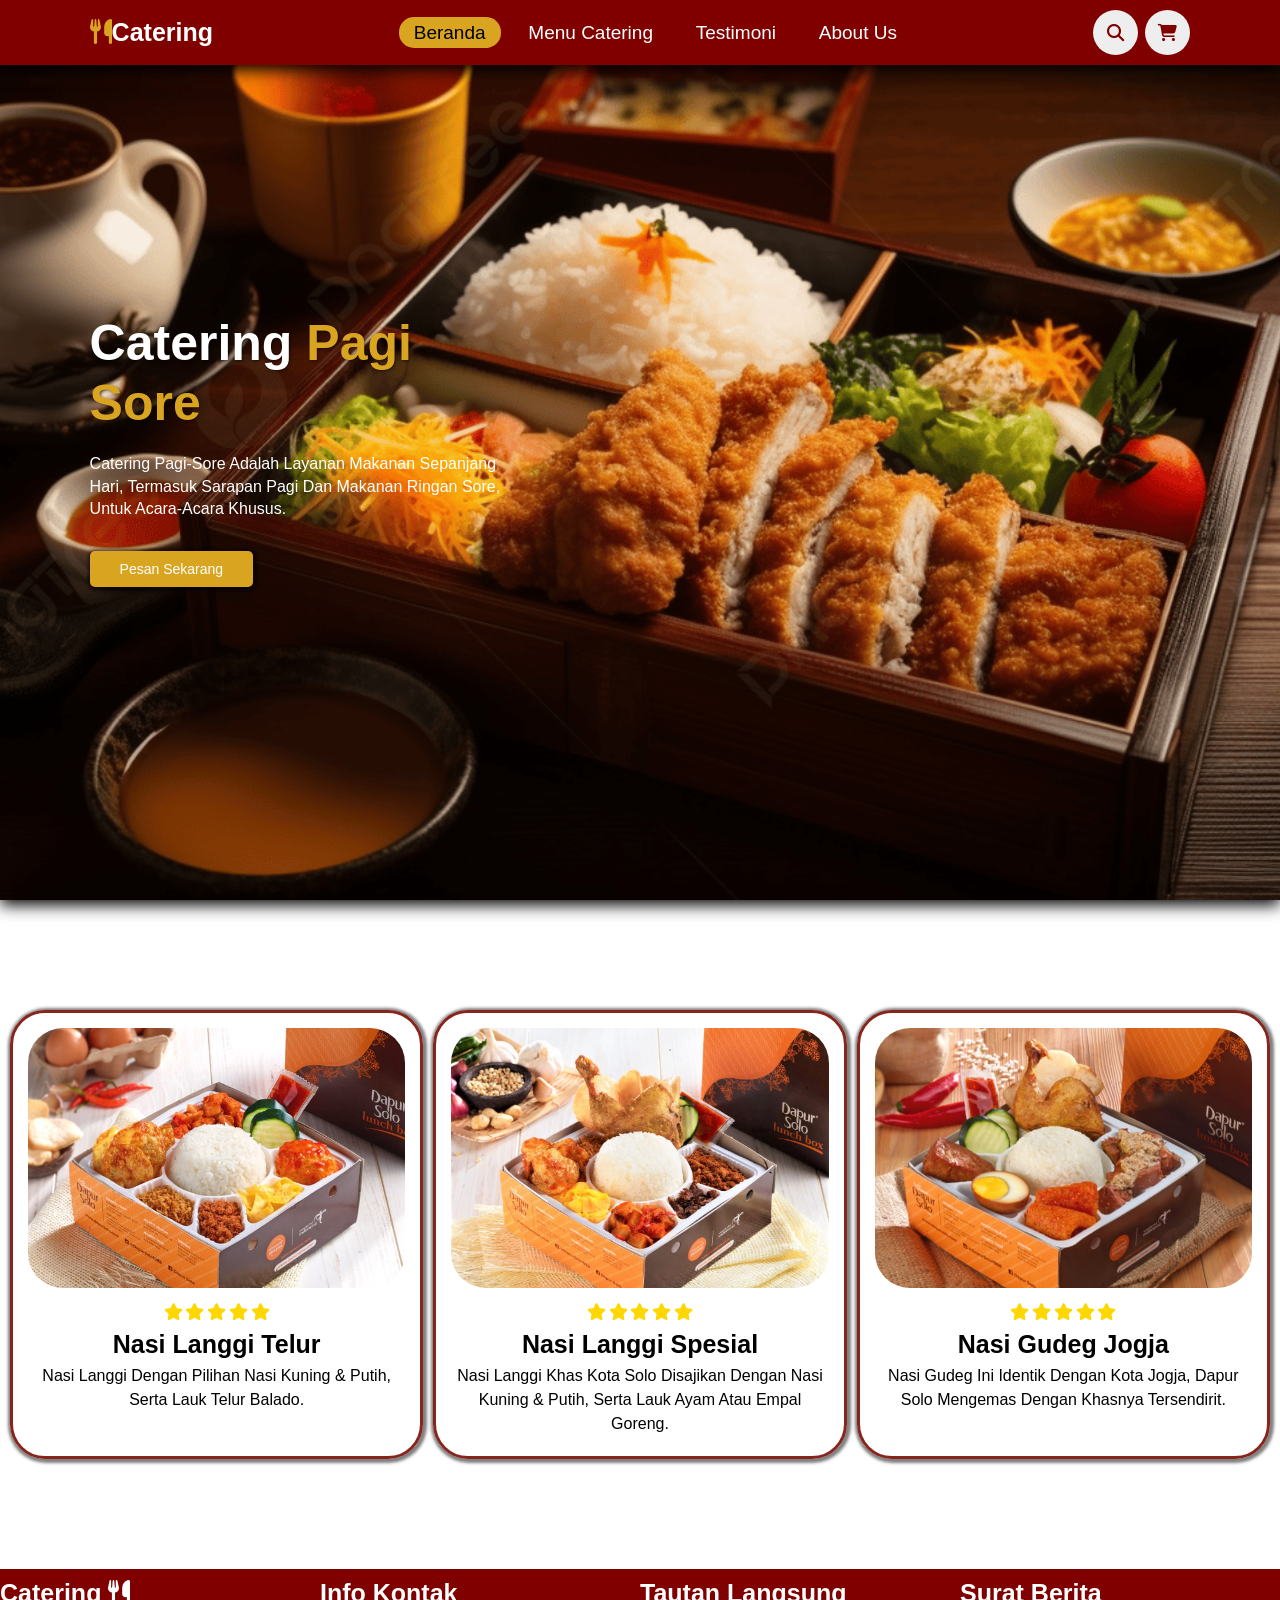
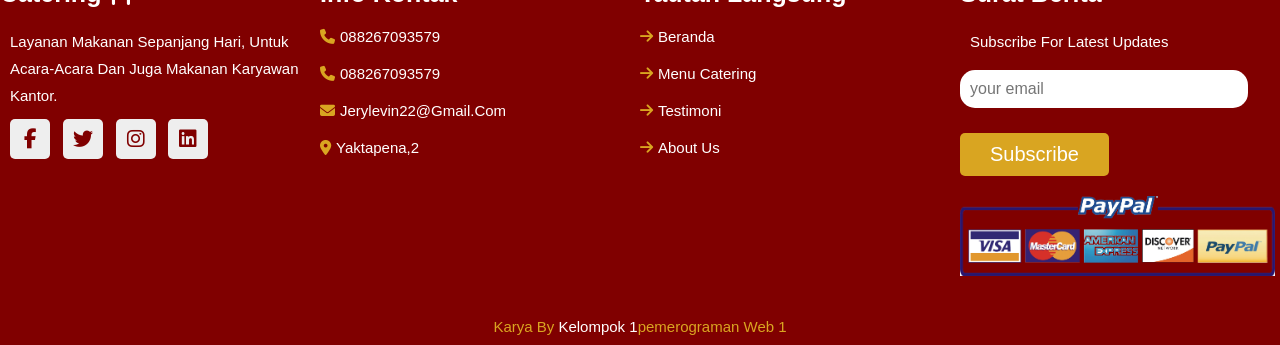
<file: index.html>
<!DOCTYPE html>
<html lang="en">
  <head>
    <meta charset="UTF-8" />
    <meta name="viewport" content="width=device-width, initial-scale=1.0" />
    <title>catering pagi sore</title>
    <!-- CNDJS-->
    <link rel="stylesheet" href="https://cdnjs.cloudflare.com/ajax/libs/font-awesome/6.4.2/css/all.min.css" />
    <!-- style css-->
    <link rel="stylesheet" href="beranda.css" />
    <link rel="icon" href="img/logo.png" />
  </head>
  <body>
    <!-- navbar-->

    <header>
      <a href="#" class="logo"><i class="fa fa-cutlery"></i>Catering</a>

      <nav class="navbar">
        <a class="active" href="#home">Beranda</a>
        <a href="./menu catering/menu.html">Menu catering</a>
        <a href="./testimoni/testimoni.html">Testimoni</a>
        <a href="./about us/about.html">About us</a>
      </nav>
      <div class="icons">
        <i class="fas fa-bars" id="menu-bars"></i>
        <i class="fas fa-search" id="search-icon"></i>
        <a class="fas fa-shopping-cart" id="cart-btn"></a>
      </div>

      <form action="" class="search-form">
        <input type="search" id="search-box" placeholder="search here..." />
        <label for="search-box" class="fas fa-search"></label>
      </form>

      <div class="shopping-cart">
        <div class="box">
          <i class="fas fa-trash"></i>
          <img src="img/06png.png" alt="" />
          <div class="content">
            <h3>Nasi Ayam Bakar</h3>
            <span class="price">RP 30.000/-</span>
            <span class="quantity">jumlah: 1</span>
          </div>
        </div>

        <div class="box">
          <i class="fas fa-trash"></i>
          <img src="img/07png.png" alt="" />
          <div class="content">
            <h3>Nasi Ayam Rendang</h3>
            <span class="price">RP 40.000/-</span>
            <span class="quantity">jumlah: 1</span>
          </div>
        </div>

        <div class="box">
          <i class="fas fa-trash"></i>
          <img src="img/08png.png" alt="" />
          <div class="content">
            <h3>Nasi Ayam Gulai</h3>
            <span class="price">RP 35.000/-</span>
            <span class="quantity">jumlah: 1</span>
          </div>
        </div>

        <div class="total">total : Rp 105.000</div>
        <a href="" class="btn">pesan sekarang</a>
      </div>
    </header>
    <!-- akhir navbar-->

    <!--section-->
    <section class="hero" id="home">
      <main class="content">
        <h1>Catering <span>Pagi Sore</span></h1>
        <p>Catering pagi-sore adalah layanan makanan sepanjang hari, termasuk sarapan pagi dan makanan ringan sore, untuk acara-acara khusus.</p>
        <a href="./menu catering/menu.html" class="btnn">Pesan Sekarang</a>
      </main>
    </section>
    <!--akhir section-->
    <br />
    <br />
    <br />
    <br />
    <br />
    <br />
    <br />
    <br />
    <br />
    <br />
    <!-- menu -->
    <section class="menu" id="menu">
      <div class="box-container">
        <div class="box">
          <div class="image">
            <img src="img/bs1.jpg" alt="" />
          </div>
          <div class="content">
            <div class="stars">
              <i class="fas fa-star"></i>
              <i class="fas fa-star"></i>
              <i class="fas fa-star"></i>
              <i class="fas fa-star"></i>
              <i class="fas fa-star"></i>
            </div>
            <h3>Nasi Langgi Telur</h3>
            <p>Nasi Langgi Dengan Pilihan Nasi Kuning & Putih, Serta Lauk Telur Balado.</p>
          </div>
        </div>

        <div class="box">
          <div class="image">
            <img src="img/bs2.jpg" alt="" />
          </div>
          <div class="content">
            <div class="stars">
              <i class="fas fa-star"></i>
              <i class="fas fa-star"></i>
              <i class="fas fa-star"></i>
              <i class="fas fa-star"></i>
              <i class="fas fa-star"></i>
            </div>
            <h3>Nasi Langgi Spesial</h3>
            <p>Nasi Langgi Khas Kota Solo Disajikan Dengan Nasi Kuning & Putih, Serta Lauk Ayam Atau Empal Goreng.</p>
          </div>
        </div>

        <div class="box">
          <div class="image">
            <img src="img/bs4.jpg" alt="" />
          </div>
          <div class="content">
            <div class="stars">
              <i class="fas fa-star"></i>
              <i class="fas fa-star"></i>
              <i class="fas fa-star"></i>
              <i class="fas fa-star"></i>
              <i class="fas fa-star"></i>
            </div>
            <h3>Nasi Gudeg Jogja</h3>
            <p>Nasi Gudeg Ini Identik Dengan Kota Jogja, Dapur Solo Mengemas Dengan Khasnya Tersendirit.</p>
          </div>
        </div>
      </div>
    </section>
    <!--akhir menu-->

    <!--footer section-->
    <br />
    <br />
    <br />
    <br />
    <br />
    <br />
    <br />
    <br />
    <br />
    <br />
    <section class="footer">
      <div class="box-container">
        <div class="box">
          <h3>Catering <i class="fa fa-cutlery"></i></h3>
          <p>layanan makanan sepanjang hari, untuk acara-acara dan juga makanan karyawan kantor.</p>
          <div class="share">
            <a href="#" class="fab fa-facebook-f"></a>
            <a href="#" class="fab fa-twitter"></a>
            <a href="#" class="fab fa-instagram"></a>
            <a href="#" class="fab fa-linkedin"></a>
          </div>
        </div>

        <div class="box">
          <h3>Info Kontak</h3>
          <a href="#" class="links"><i class="fas fa-phone"></i>088267093579</a>
          <a href="#" class="links"><i class="fas fa-phone"></i>088267093579</a>
          <a href="#" class="links"><i class="fas fa-envelope"></i>jerylevin22@gmail.com</a>
          <a href="#" class="links"><i class="fas fa-map-marker-alt"></i>Yaktapena,2</a>
        </div>

        <div class="box">
          <h3>Tautan Langsung</h3>
          <a href="#" class="links"><i class="fas fa-arrow-right"></i>Beranda</a>
          <a href="./menu catering/menu.html" class="links"><i class="fas fa-arrow-right"></i>Menu catering</a>
          <a href="./testimoni/testimoni.html" class="links"><i class="fas fa-arrow-right"></i>Testimoni</a>
          <a href="./about us/about.html" class="links"><i class="fas fa-arrow-right"></i>About Us</a>
        </div>
        <div class="box">
          <h3>Surat Berita</h3>
          <p>subscribe for latest updates</p>
          <input type="email" placeholder="your email" class="email" />
          <input type="submit" value="subscribe" class="btnt" />
          <img src="img/paymen.png" class="payment-img" />
        </div>
      </div>
      <div class="credit">karya by <span>kelompok 1</span>pemerograman web 1</div>
    </section>

    <!--akhir footer section-->

    <!-- style js-->
    <script src="beranda.js"></script>
  </body>
</html>
</file>
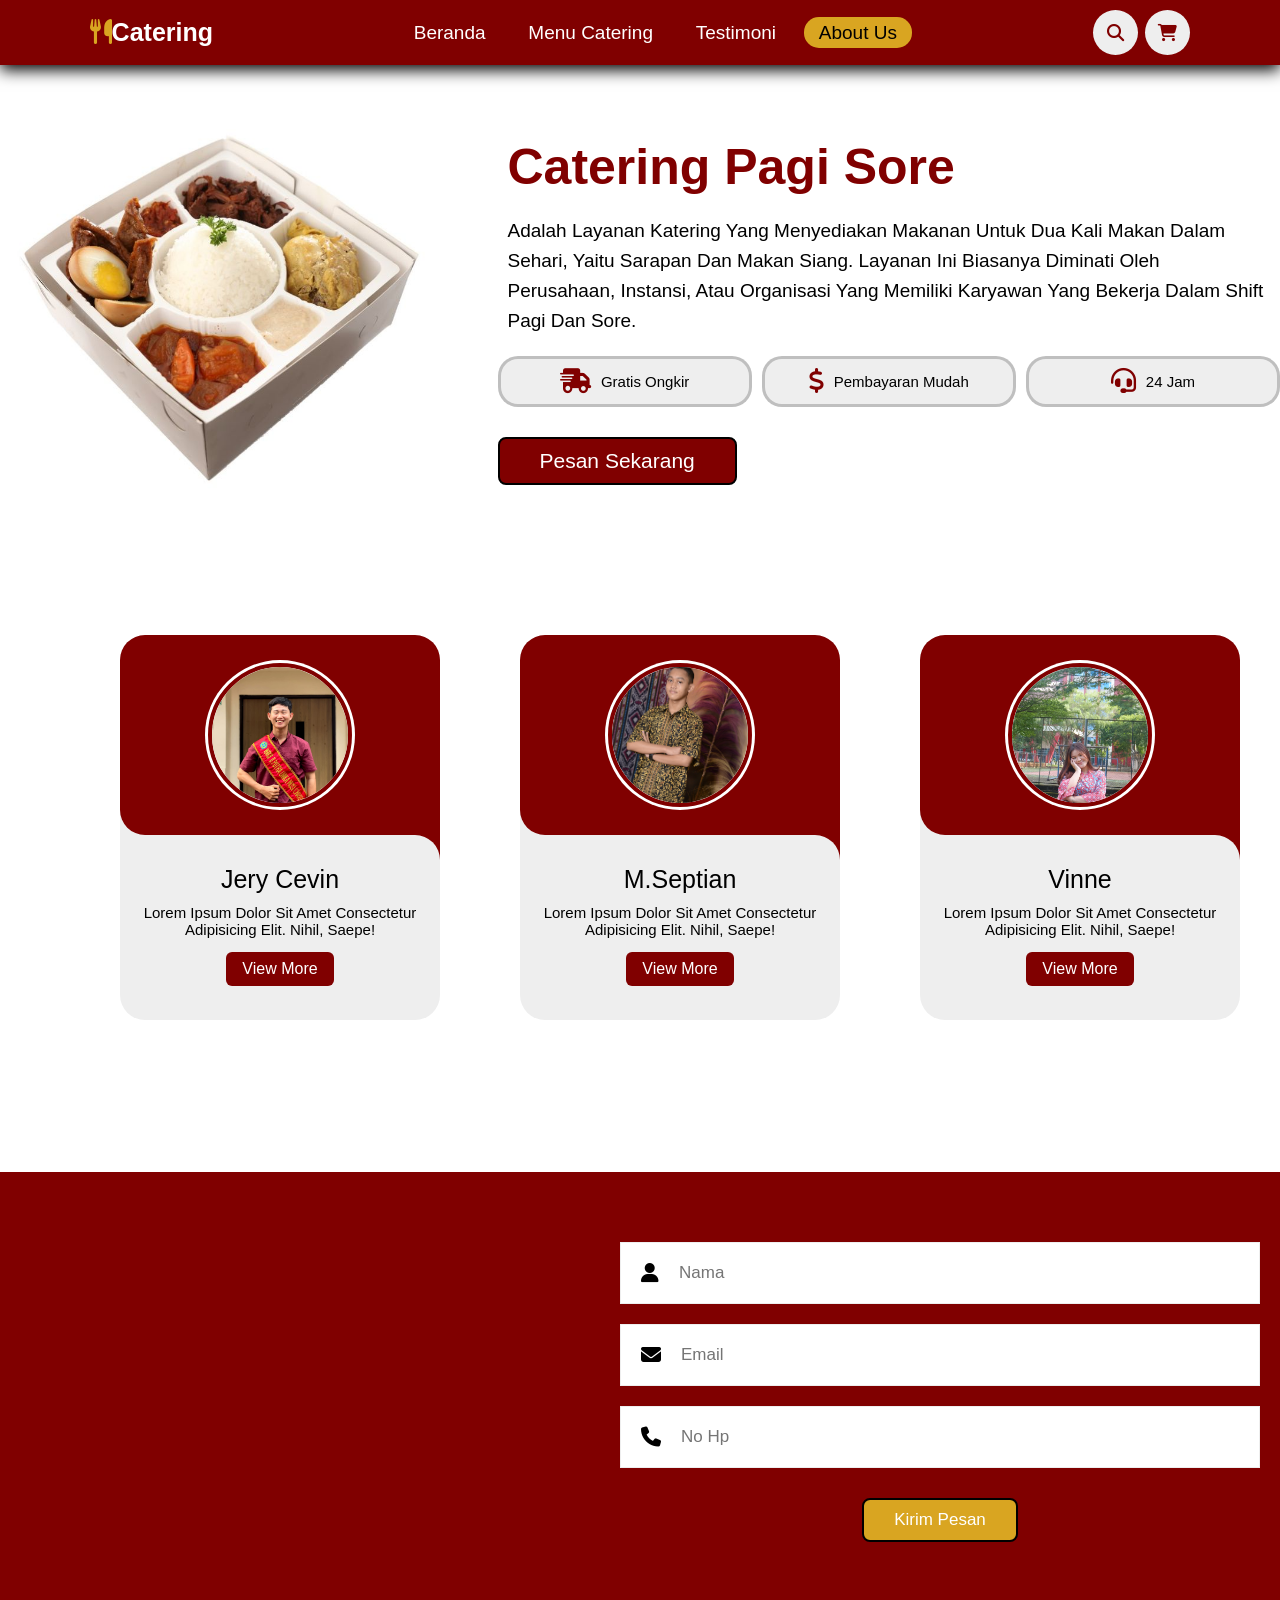
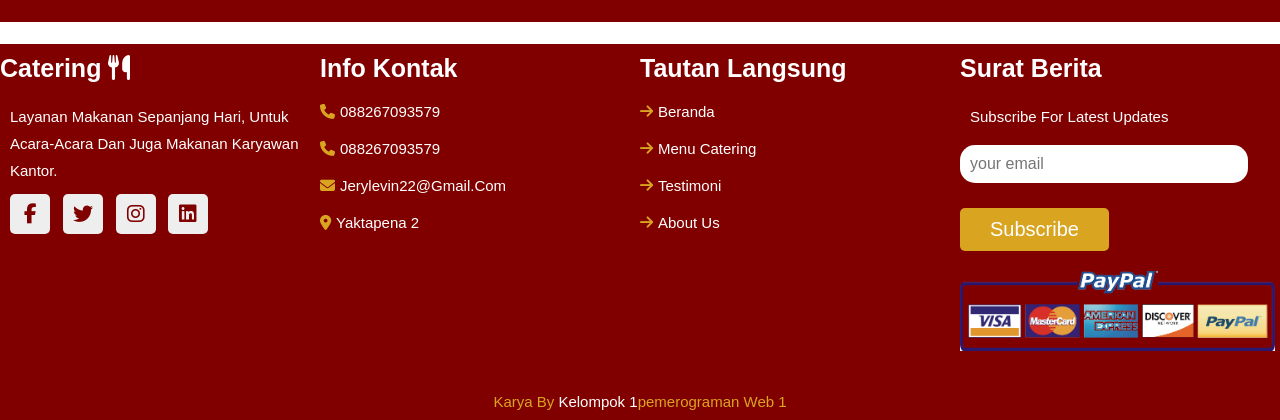
<file: about us/about.html>
<!DOCTYPE html>
<html lang="en">
  <head>
    <meta charset="UTF-8" />
    <meta name="viewport" content="width=device-width, initial-scale=1.0" />
    <title>catering pagi sore</title>
    <!-- CNDJS-->
    <link rel="stylesheet" href="https://cdnjs.cloudflare.com/ajax/libs/font-awesome/6.4.2/css/all.min.css" />
    <!-- style css-->
    <link rel="stylesheet" href="about.css" />
    <link rel="icon" href="img/logo.png" />
  </head>
  <body>
    <!-- navbar-->
    <header>
      <a href="#" class="logo"><i class="fa fa-cutlery"></i>Catering</a>

      <nav class="navbar">
        <a href="../index.html">Beranda</a>
        <a href="../menu catering/menu.html">Menu catering</a>
        <a href="../testimoni/testimoni.html">Testimoni</a>
        <a class="active" href="#home">About us</a>
      </nav>
      <div class="icons">
        <i class="fas fa-bars" id="menu-bars"></i>
        <i class="fas fa-search" id="search-icon"></i>
        <a class="fas fa-shopping-cart" id="cart-btn"></a>
      </div>
      <form action="" class="search-form">
        <input type="search" id="search-box" placeholder="search here..." />
        <label for="search-box" class="fas fa-search"></label>
      </form>

      <div class="shopping-cart">
        <div class="box">
          <i class="fas fa-trash"></i>
          <img src="img/06png.png" alt="" />
          <div class="content">
            <h3>Nasi Ayam Bakar</h3>
            <span class="price">RP 30.000/-</span>
            <span class="quantity">jumlah: 1</span>
          </div>
        </div>

        <div class="box">
          <i class="fas fa-trash"></i>
          <img src="img/07png.png" alt="" />
          <div class="content">
            <h3>Nasi Ayam Rendang</h3>
            <span class="price">RP 40.000/-</span>
            <span class="quantity">jumlah: 1</span>
          </div>
        </div>

        <div class="box">
          <i class="fas fa-trash"></i>
          <img src="img/08png.png" alt="" />
          <div class="content">
            <h3>Nasi Ayam Gulai</h3>
            <span class="price">RP 35.000/-</span>
            <span class="quantity">jumlah: 1</span>
          </div>
        </div>

        <div class="total">total : Rp 105.000</div>
        <a class="btn">pesan sekarang</a>
      </div>
    </header>
    <!-- akhir navbar-->
    <br />
    <br />
    <br />
    <br />
    <br />
    <br />
    <br />
    <br />
    <br />
    <br />
    <!--tentang kami section-->
    <section class="about" id="Tentang kami">
      <div class="row">
        <div class="image">
          <img src="img/NASI BOX JOGJA MURAH.jpg" alt="" />
        </div>

        <div class="content">
          <h3>Catering Pagi Sore</h3>
          <p>
            Adalah layanan katering yang menyediakan makanan untuk dua kali makan dalam sehari, yaitu sarapan dan makan siang. Layanan ini biasanya diminati oleh perusahaan, instansi, atau organisasi yang memiliki karyawan yang bekerja
            dalam shift pagi dan sore.
          </p>

          <div class="icons-container">
            <div class="icons">
              <i class="fas fa-shipping-fast"></i>
              <span>Gratis Ongkir</span>
            </div>
            <div class="icons">
              <i class="fas fa-dollar-sign"></i>
              <span>Pembayaran Mudah</span>
            </div>
            <div class="icons">
              <i class="fas fa-headset"></i>
              <span>24 Jam</span>
            </div>
          </div>

          <a href="../menu catering/menu.html" class="btn">Pesan Sekarang</a>
        </div>
      </div>
    </section>
    <!--akhir tentang kami section-->
    <br />
    <br />
    <br />
    <br />
    <br />
    <br />
    <br />
    <br />
    <br />
    <br />
    <br />
    <br />
    <!--my team-->

    <div class="slide-container">
      <div class="slide-content">
        <div class="card-wrapper">
          <div class="card">
            <div class="image-content">
              <span class="overlay"></span>

              <div class="card-image">
                <img src="img/jery.jpg" alt="" class="card-img" />
              </div>
            </div>

            <div class="card-content">
              <h2 class="name">jery cevin</h2>
              <p class="description">Lorem ipsum dolor sit amet consectetur adipisicing elit. Nihil, saepe!</p>
              <a href="https://jerycevin.github.io/"> <button class="button">view more</button></a>
            </div>
          </div>

          <div class="card-wrapper">
            <div class="card">
              <div class="image-content">
                <span class="overlay"></span>

                <div class="card-image">
                  <img src="img/septian.JPG" alt="" class="card-img" />
                </div>
              </div>

              <div class="card-content">
                <h2 class="name">M.septian</h2>
                <p class="description">Lorem ipsum dolor sit amet consectetur adipisicing elit. Nihil, saepe!</p>
                <a href="https://mseptian.vercel.app"> <button class="button">view more</button></a>
              </div>
            </div>
          </div>
          <div class="card-wrapper">
            <div class="card">
              <div class="image-content">
                <span class="overlay"></span>

                <div class="card-image">
                  <img src="img/vine.jpg" alt="" class="card-img" />
                </div>
              </div>

              <div class="card-content">
                <h2 class="name">Vinne</h2>
                <p class="description">Lorem ipsum dolor sit amet consectetur adipisicing elit. Nihil, saepe!</p>
                <a href="https://vinne.vercel.app/"> <button class="button">view more</button></a>
              </div>
            </div>
          </div>
        </div>
      </div>
    </div>
    <!--akhir my team-->
    <br />
    <br />
    <br />
    <br />
    <br />
    <br />
    <br />
    <br />
    <br />
    <br />
    <br />
    <br />
    <!-- Contact Section start -->
    <section class="contact">
      <div class="row">
        <iframe
          src="https://www.google.com/maps/embed?pb=!1m18!1m12!1m3!1d127504.44554025172!2d104.68056144063523!3d-2.9547940544869413!2m3!1f0!2f0!3f0!3m2!1i1024!2i768!4f13.1!3m3!1m2!1s0x2e3b75e8fc27a3e3%3A0x3039d80b220d0c0!2sPalembang%2C%20Kota%20Palembang%2C%20Sumatera%20Selatan!5e0!3m2!1sid!2sid!4v1698904675017!5m2!1sid!2sid"
          width="600"
          height="450"
          style="border: 0"
          allowfullscreen=""
          loading="lazy"
          referrerpolicy="no-referrer-when-downgrade"
        ></iframe>

        <form action="">
          <div class="input-group">
            <i class="fas fa-user"></i>
            <input type="text" placeholder="nama" />
          </div>
          <div class="input-group">
            <i class="fas fa-envelope"></i>
            <input type="text" placeholder="email" />
          </div>
          <div class="input-group">
            <i class="fas fa-phone"></i>
            <input type="text" placeholder="no hp" />
          </div>
          <button type="submit" class="btn">kirim pesan</button>
        </form>
      </div>
    </section>
    <!-- Contact Section end -->

    <!--footer section-->
    <br />
    <br />

    <section class="footer">
      <div class="box-container">
        <div class="box">
          <h3>Catering <i class="fa fa-cutlery"></i></h3>
          <p>layanan makanan sepanjang hari, untuk acara-acara dan juga makanan karyawan kantor.</p>
          <div class="share">
            <a href="#" class="fab fa-facebook-f"></a>
            <a href="#" class="fab fa-twitter"></a>
            <a href="#" class="fab fa-instagram"></a>
            <a href="#" class="fab fa-linkedin"></a>
          </div>
        </div>

        <div class="box">
          <h3>Info Kontak</h3>
          <a href="#" class="links"><i class="fas fa-phone"></i>088267093579</a>
          <a href="#" class="links"><i class="fas fa-phone"></i>088267093579</a>
          <a href="#" class="links"><i class="fas fa-envelope"></i>jerylevin22@gmail.com</a>
          <a href="#" class="links"><i class="fas fa-map-marker-alt"></i>Yaktapena 2</a>
        </div>

        <div class="box">
          <h3>Tautan Langsung</h3>
          <a href="../index.html" class="links"><i class="fas fa-arrow-right"></i>Beranda</a>
          <a href="../menu catering/menu.html" class="links"><i class="fas fa-arrow-right"></i>Menu catering</a>
          <a href="../testimoni/testimoni.html" class="links"><i class="fas fa-arrow-right"></i>Testimoni</a>
          <a href="#" class="links"><i class="fas fa-arrow-right"></i>About Us</a>
        </div>
        <div class="box">
          <h3>Surat Berita</h3>
          <p>subscribe for latest updates</p>
          <input type="email" placeholder="your email" class="email" />
          <input type="submit" value="subscribe" class="btnt" />
          <img src="img/paymen.png" class="payment-img" alt="" />
        </div>
      </div>
      <div class="credit">karya by <span>kelompok 1</span>pemerograman web 1</div>
    </section>

    <!--akhir footer section-->

    <!-- style js-->
    <script src="about.js"></script>
  </body>
</html>
</file>
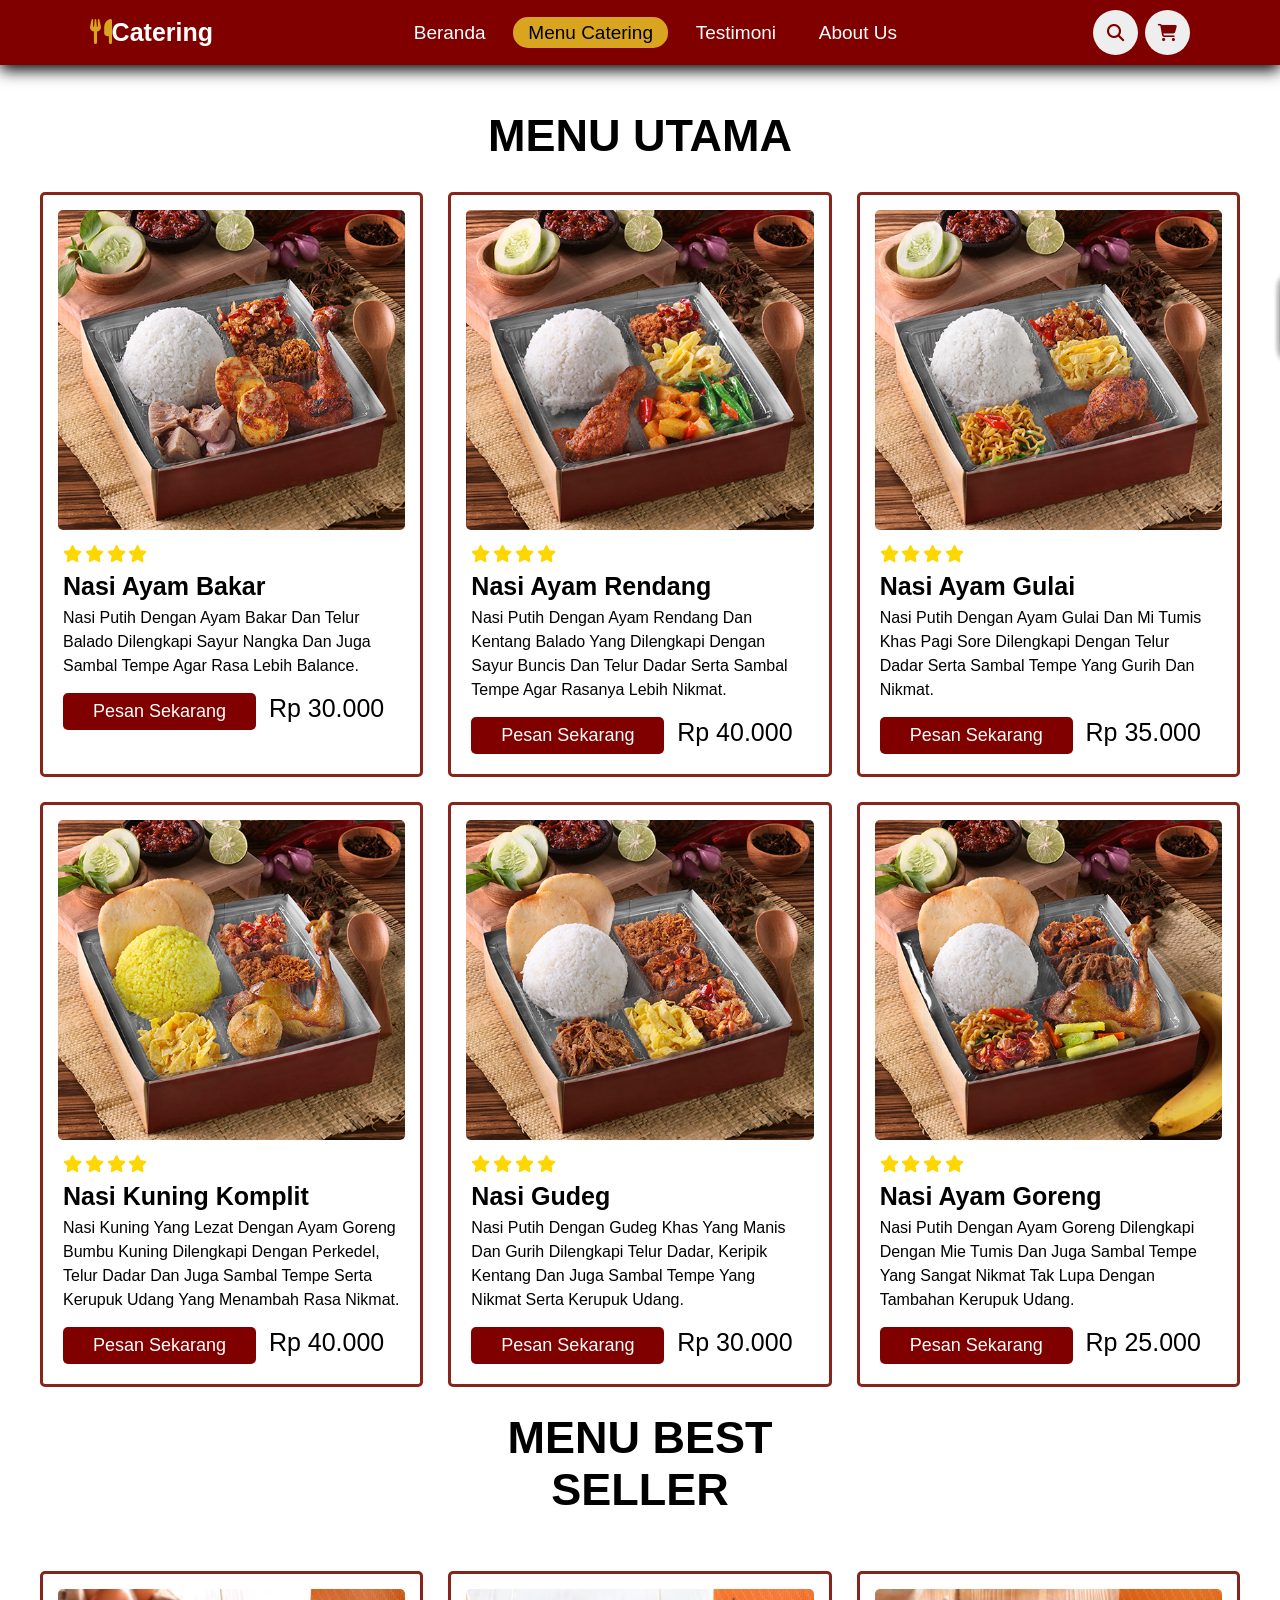
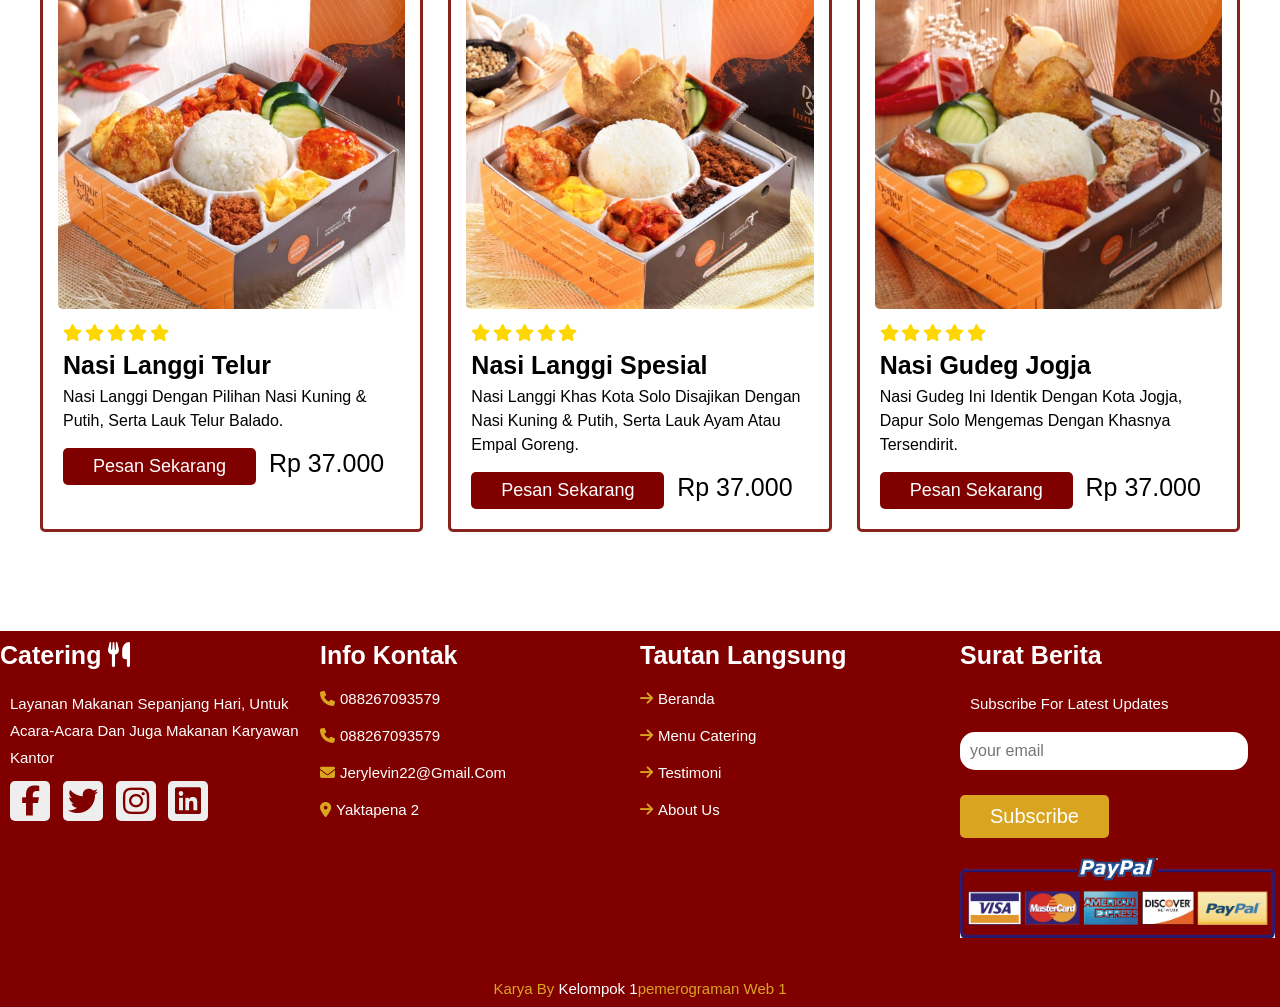
<file: menu catering/menu.html>
<!DOCTYPE html>
<html lang="en">
  <head>
    <meta charset="UTF-8" />
    <meta name="viewport" content="width=device-width, initial-scale=1.0" />
    <title>catering pagi sore</title>
    <!-- CNDJS-->
    <link rel="stylesheet" href="https://cdnjs.cloudflare.com/ajax/libs/font-awesome/6.4.2/css/all.min.css" />
    <!-- style css-->
    <link rel="stylesheet" href="menu.css" />
    <link rel="icon" href="img/logo.png" />
  </head>
  <body>
    <!-- navbar-->s
    <header>
      <a href="#" class="logo"><i class="fa fa-cutlery"></i>Catering</a>

      <nav class="navbar">
        <a href="../index.html">Beranda</a>
        <a class="active" href="#home">Menu catering</a>
        <a href="../testimoni/testimoni.html">Testimoni</a>
        <a href="../about us/about.html">About us</a>
      </nav>
      <div class="icons">
        <i class="fas fa-bars" id="menu-bars"></i>
        <i class="fas fa-search" id="search-icon"></i>
        <a class="fas fa-shopping-cart" id="cart-btn"></a>
      </div>
      <form action="" class="search-form">
        <input type="search" id="search-box" placeholder="search here..." />
        <label for="search-box" class="fas fa-search"></label>
      </form>

      <div class="shopping-cart">
        <div class="box">
          <i class="fas fa-trash"></i>
          <img src="img/06png.png" alt="" />
          <div class="content">
            <h3>Nasi Ayam Bakar</h3>
            <span class="price">RP 30.000/-</span>
            <span class="quantity">jumlah: 1</span>
          </div>
        </div>

        <div class="box">
          <i class="fas fa-trash"></i>
          <img src="img/07png.png" alt="" />
          <div class="content">
            <h3>Nasi Ayam Rendang</h3>
            <span class="price">RP 40.000/-</span>
            <span class="quantity">jumlah: 1</span>
          </div>
        </div>

        <div class="box">
          <i class="fas fa-trash"></i>
          <img src="img/08png.png" alt="" />
          <div class="content">
            <h3>Nasi Ayam Gulai</h3>
            <span class="price">RP 35.000/-</span>
            <span class="quantity">jumlah: 1</span>
          </div>
        </div>

        <div class="total">total : Rp 150.000</div>
        <a class="btn">pesan sekarang</a>
      </div>
    </header>
    <!-- akhir navbar-->
    <br />
    <br />
    <br />
    <br />
    <br />
    <br />
    <br />
    <br />
    <br />
    <!-- menu -->
    <section class="menu" id="menu">
      <br />
      <h1 class="heading">menu utama</h1>

      <div class="box-container">
        <div class="box">
          <div class="image">
            <img src="img/06png.png" alt="" />
          </div>
          <div class="content">
            <div class="stars">
              <i class="fas fa-star"></i>
              <i class="fas fa-star"></i>
              <i class="fas fa-star"></i>
              <i class="fas fa-star"></i>
              <i class="fas fa-star-helf-alt"></i>
            </div>
            <div class="toast">
              <div class="toast-content">
                <i class="fas fa-solid fa-check check"></i>
                <div class="message">
                  <span class="text text-1">Success</span>
                  <span class="text text-2">pesanan telah masuk</span>
                </div>
              </div>
              <i class="fa-solid fa-xmark close"></i>
              <div class="progress"></div>
            </div>
            <h3>Nasi Ayam Bakar</h3>
            <p>Nasi putih dengan ayam bakar dan telur balado dilengkapi sayur Nangka dan juga sambal tempe agar rasa lebih balance.</p>
            <button>pesan Sekarang</button>
            <span class="price">Rp 30.000</span>
          </div>
        </div>

        <div class="box">
          <div class="image">
            <img src="img/07png.png" alt="" />
          </div>
          <div class="content">
            <div class="stars">
              <i class="fas fa-star"></i>
              <i class="fas fa-star"></i>
              <i class="fas fa-star"></i>
              <i class="fas fa-star"></i>
              <i class="fas fa-star-helf-alt"></i>
            </div>
            <div class="toast">
              <div class="toast-content">
                <i class="fas fa-solid fa-check check"></i>
                <div class="message">
                  <span class="text text-1">Success</span>
                  <span class="text text-2">pesanan telah masuk</span>
                </div>
              </div>
              <i class="fa-solid fa-xmark close"></i>
              <div class="progress"></div>
            </div>
            <h3>Nasi Ayam Rendang</h3>
            <p>Nasi putih dengan ayam rendang dan kentang balado yang dilengkapi dengan sayur buncis dan telur dadar serta sambal tempe agar rasanya lebih nikmat.</p>
            <button>pesan Sekarang</button>
            <span class="price">Rp 40.000</span>
          </div>
        </div>

        <div class="box">
          <div class="image">
            <img src="img/08png.png" alt="" />
          </div>
          <div class="content">
            <div class="stars">
              <i class="fas fa-star"></i>
              <i class="fas fa-star"></i>
              <i class="fas fa-star"></i>
              <i class="fas fa-star"></i>
              <i class="fas fa-star-helf-alt"></i>
            </div>
            <div class="toast">
              <div class="toast-content">
                <i class="fas fa-solid fa-check check"></i>
                <div class="message">
                  <span class="text text-1">Success</span>
                  <span class="text text-2">pesanan telah masuk</span>
                </div>
              </div>
              <i class="fa-solid fa-xmark close"></i>
              <div class="progress"></div>
            </div>
            <h3>Nasi Ayam Gulai</h3>
            <p>Nasi putih dengan ayam gulai dan mi tumis khas pagi sore dilengkapi dengan telur dadar serta sambal tempe yang gurih dan nikmat.</p>
            <button>pesan Sekarang</button>
            <span class="price">Rp 35.000</span>
          </div>
        </div>

        <div class="box">
          <div class="image">
            <img src="img/09png.png" alt="" />
          </div>
          <div class="content">
            <div class="stars">
              <i class="fas fa-star"></i>
              <i class="fas fa-star"></i>
              <i class="fas fa-star"></i>
              <i class="fas fa-star"></i>
              <i class="fas fa-star-helf-alt"></i>
            </div>
            <div class="toast">
              <div class="toast-content">
                <i class="fas fa-solid fa-check check"></i>
                <div class="message">
                  <span class="text text-1">Success</span>
                  <span class="text text-2">pesanan telah masuk</span>
                </div>
              </div>
              <i class="fa-solid fa-xmark close"></i>
              <div class="progress"></div>
            </div>
            <h3>Nasi Kuning Komplit</h3>
            <p>Nasi kuning yang lezat dengan ayam goreng bumbu kuning dilengkapi dengan perkedel, telur dadar dan juga sambal tempe serta kerupuk udang yang menambah rasa nikmat.</p>
            <button>pesan Sekarang</button>
            <span class="price">Rp 40.000</span>
          </div>
        </div>

        <div class="box">
          <div class="image">
            <img src="img/10png.png" alt="" />
          </div>
          <div class="content">
            <div class="stars">
              <i class="fas fa-star"></i>
              <i class="fas fa-star"></i>
              <i class="fas fa-star"></i>
              <i class="fas fa-star"></i>
              <i class="fas fa-star-helf-alt"></i>
            </div>
            <div class="toast">
              <div class="toast-content">
                <i class="fas fa-solid fa-check check"></i>
                <div class="message">
                  <span class="text text-1">Success</span>
                  <span class="text text-2">pesanan telah masuk</span>
                </div>
              </div>
              <i class="fa-solid fa-xmark close"></i>
              <div class="progress"></div>
            </div>
            <h3>Nasi Gudeg</h3>
            <p>Nasi Putih dengan gudeg khas yang manis dan gurih dilengkapi telur dadar, keripik kentang dan juga sambal tempe yang nikmat serta kerupuk udang.</p>
            <button>pesan Sekarang</button>
            <span class="price">Rp 30.000</span>
          </div>
        </div>

        <div class="box">
          <div class="image">
            <img src="img/11png.png" alt="" />
          </div>
          <div class="content">
            <div class="stars">
              <i class="fas fa-star"></i>
              <i class="fas fa-star"></i>
              <i class="fas fa-star"></i>
              <i class="fas fa-star"></i>
              <i class="fas fa-star-helf-alt"></i>
            </div>
            <div class="toast">
              <div class="toast-content">
                <i class="fas fa-solid fa-check check"></i>
                <div class="message">
                  <span class="text text-1">Success</span>
                  <span class="text text-2">pesanan telah masuk</span>
                </div>
              </div>
              <i class="fa-solid fa-xmark close"></i>
              <div class="progress"></div>
            </div>
            <h3>Nasi Ayam Goreng</h3>
            <p>Nasi putih dengan ayam goreng dilengkapi dengan mie tumis dan juga sambal tempe yang sangat nikmat tak lupa dengan tambahan kerupuk udang.</p>
            <button>pesan Sekarang</button>
            <span class="price">Rp 25.000</span>
          </div>
        </div>
        <br />
        <h1 class="heading">menu best seller</h1>
        <br />
        <div class="box">
          <div class="image">
            <img src="img/bs1.jpg" alt="" />
          </div>
          <div class="content">
            <div class="stars">
              <i class="fas fa-star"></i>
              <i class="fas fa-star"></i>
              <i class="fas fa-star"></i>
              <i class="fas fa-star"></i>
              <i class="fas fa-star"></i>
            </div>
            <div class="toast">
              <div class="toast-content">
                <i class="fas fa-solid fa-check check"></i>
                <div class="message">
                  <span class="text text-1">Success</span>
                  <span class="text text-2">pesanan telah masuk</span>
                </div>
              </div>
              <i class="fa-solid fa-xmark close"></i>
              <div class="progress"></div>
            </div>
            <h3>Nasi Langgi Telur</h3>
            <p>Nasi Langgi dengan pilihan nasi kuning & putih, serta lauk telur balado.</p>
            <button>pesan Sekarang</button>
            <span class="price">Rp 37.000</span>
          </div>
        </div>

        <div class="box">
          <div class="image">
            <img src="img/bs2.jpg" alt="" />
          </div>
          <div class="content">
            <div class="stars">
              <i class="fas fa-star"></i>
              <i class="fas fa-star"></i>
              <i class="fas fa-star"></i>
              <i class="fas fa-star"></i>
              <i class="fas fa-star"></i>
            </div>
            <div class="toast">
              <div class="toast-content">
                <i class="fas fa-solid fa-check check"></i>
                <div class="message">
                  <span class="text text-1">Success</span>
                  <span class="text text-2">pesanan telah masuk</span>
                </div>
              </div>
              <i class="fa-solid fa-xmark close"></i>
              <div class="progress"></div>
            </div>
            <h3>Nasi Langgi Spesial</h3>
            <p>Nasi Langgi khas kota Solo disajikan dengan nasi kuning & putih, serta lauk ayam atau empal goreng.</p>
            <button>pesan Sekarang</button>
            <span class="price">Rp 37.000</span>
          </div>
        </div>

        <div class="box">
          <div class="image">
            <img src="img/bs4.jpg" alt="" />
          </div>
          <div class="content">
            <div class="stars">
              <i class="fas fa-star"></i>
              <i class="fas fa-star"></i>
              <i class="fas fa-star"></i>
              <i class="fas fa-star"></i>
              <i class="fas fa-star"></i>
            </div>
            <div class="toast">
              <div class="toast-content">
                <i class="fas fa-solid fa-check check"></i>
                <div class="message">
                  <span class="text text-1">Success</span>
                  <span class="text text-2">pesanan telah masuk</span>
                </div>
              </div>
              <i class="fa-solid fa-xmark close"></i>
              <div class="progress"></div>
            </div>
            <h3>Nasi Gudeg Jogja</h3>
            <p>Nasi Gudeg ini identik dengan kota Jogja, Dapur Solo mengemas dengan khasnya tersendirit.</p>
            <button>pesan Sekarang</button>
            <span class="price">Rp 37.000</span>
          </div>
        </div>
      </div>
    </section>
    <!-- akhir menu -->

    <!--footer section-->
    <br />
    <br />
    <br />
    <br />
    <br />
    <br />
    <br />
    <br />
    <br />
    <section class="footer">
      <div class="box-container">
        <div class="box">
          <h3>Catering <i class="fa fa-cutlery"></i></h3>
          <p>layanan makanan sepanjang hari, untuk acara-acara dan juga makanan karyawan kantor</p>
          <div class="share">
            <a href="#" class="fab fa-facebook-f"></a>
            <a href="#" class="fab fa-twitter"></a>
            <a href="#" class="fab fa-instagram"></a>
            <a href="#" class="fab fa-linkedin"></a>
          </div>
        </div>

        <div class="box">
          <h3>Info Kontak</h3>
          <a href="#" class="links"><i class="fas fa-phone"></i>088267093579</a>
          <a href="#" class="links"><i class="fas fa-phone"></i>088267093579</a>
          <a href="#" class="links"><i class="fas fa-envelope"></i>jerylevin22@gmail.com</a>
          <a href="#" class="links"><i class="fas fa-map-marker-alt"></i>Yaktapena 2</a>
        </div>

        <div class="box">
          <h3>Tautan Langsung</h3>
          <a href="../index.html" class="links"><i class="fas fa-arrow-right"></i>Beranda</a>
          <a href="#" class="links"><i class="fas fa-arrow-right"></i>Menu catering</a>
          <a href="../testimoni/testimoni.html" class="links"><i class="fas fa-arrow-right"></i>Testimoni</a>
          <a href="../about us/about.html" class="links"><i class="fas fa-arrow-right"></i>About Us</a>
        </div>
        <div class="box">
          <h3>Surat Berita</h3>
          <p>subscribe for latest updates</p>
          <input type="email" placeholder="your email" class="email" />
          <input type="submit" value="subscribe" class="btnt" />
          <img src="img/paymen.png" class="payment-img" alt="" />
        </div>
      </div>
      <div class="credit">karya by <span>kelompok 1</span>pemerograman web 1</div>
    </section>
    <!--akhir footer section-->

    <!-- style js-->
    <script src="menu.js"></script>
  </body>
</html>
</file>
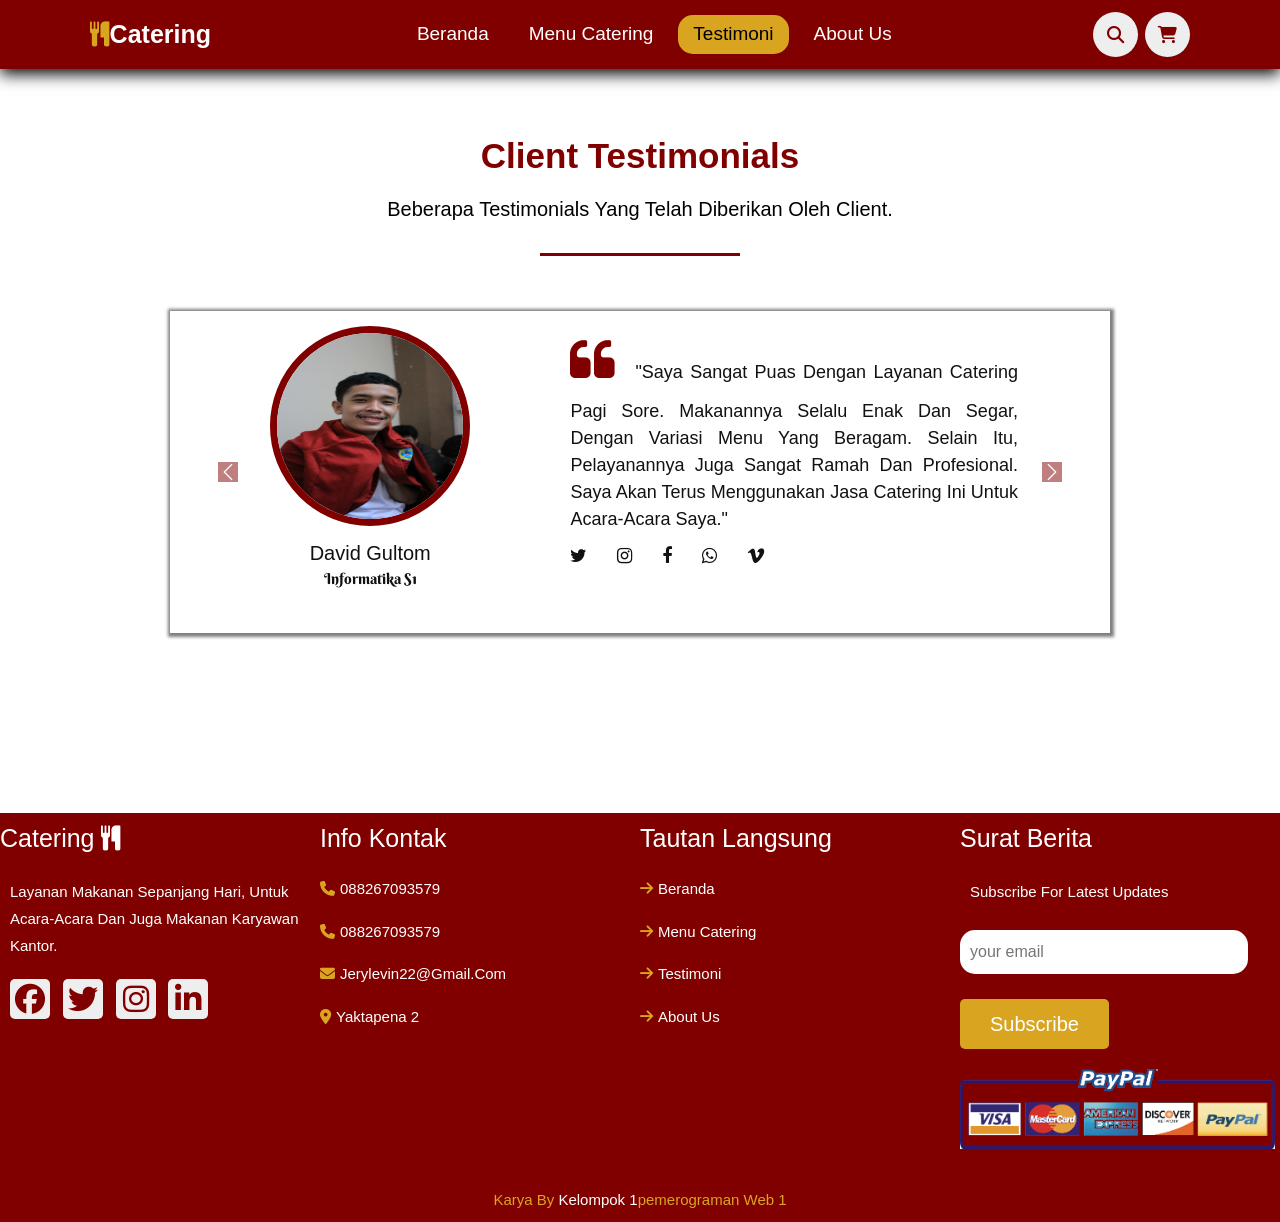
<file: testimoni/testimoni.html>
<!DOCTYPE html>
<html lang="en">
  <head>
    <meta charset="UTF-8" />
    <meta name="viewport" content="width=device-width, initial-scale=1.0" />
    <title>catering pagi sore</title>
    <!-- FONT-->
    <link href="https://fonts.googleapis.com/css2?family=Montserrat:wght@300;900&display=swap" rel="stylesheet" />
    <link href="https://fonts.googleapis.com/css2?family=Berkshire+Swash&display=swap" rel="stylesheet" />
    <!-- CNDJS-->
    <link rel="stylesheet" href="https://cdnjs.cloudflare.com/ajax/libs/font-awesome/6.4.2/css/all.min.css" />
    <link rel="stylesheet" href="https://cdnjs.cloudflare.com/ajax/libs/font-awesome/4.7.0/css/font-awesome.css" />
    <!--bootstrap-->
    <link href="https://cdn.jsdelivr.net/npm/bootstrap@5.2.0/dist/css/bootstrap.min.css" rel="stylesheet" />
    <!-- style css-->
    <link rel="stylesheet" href="testimoni.css" />
    <link rel="icon" href="img/logo.png" />
  </head>
  <body>
    <!-- navbar-->

    <header>
      <a href="#" class="logo"><i class="fa fa-cutlery"></i>Catering</a>

      <nav class="navbar">
        <a href="../index.html">Beranda</a>
        <a href="../menu catering/menu.html">Menu catering</a>
        <a class="active" href="#home">Testimoni</a>
        <a href="../about us/about.html">About us</a>
      </nav>
      <div class="icons">
        <i class="fas fa-bars" id="menu-bars"></i>
        <i class="fas fa-search" id="search-icon"></i>
        <a class="fas fa-shopping-cart" id="cart-btn"></a>
      </div>

      <form action="" class="search-form">
        <input type="search" id="search-box" placeholder="search here..." />
        <label for="search-box" class="fas fa-search"></label>
      </form>

      <div class="shopping-cart">
        <div class="box">
          <i class="fas fa-trash"></i>
          <img src="img/06png.png" alt="" />
          <div class="content">
            <h3>Nasi Ayam Bakar</h3>
            <span class="price">RP 30.000/-</span>
            <span class="quantity">jumlah: 1</span>
          </div>
        </div>

        <div class="box">
          <i class="fas fa-trash"></i>
          <img src="img/07png.png" alt="" />
          <div class="content">
            <h3>Nasi Ayam Rendang</h3>
            <span class="price">RP 40.000/-</span>
            <span class="quantity">jumlah: 1</span>
          </div>
        </div>

        <div class="box">
          <i class="fas fa-trash"></i>
          <img src="img/08png.png" alt="" />
          <div class="content">
            <h3>Nasi Ayam Gulai</h3>
            <span class="price">RP 35.000/-</span>
            <span class="quantity">jumlah: 1</span>
          </div>
        </div>

        <div class="total">total : Rp 150.000</div>
        <a href="" class="btn">pesan sekarang</a>
      </div>
    </header>
    <!-- akhir navbar-->
    <br />
    <br />
    <br />
    <br />
    <br />
    <br />
    <br />
    <br />
    <br />
    <!--testimoni-->
    <section>
      <div class="container">
        <h1 class="section-header">Client testimonials <span>Beberapa testimonials Yang Telah Diberikan Oleh Client.</span></h1>
        <div class="testimonials">
          <div id="carouselExampleControls" class="carousel slide" data-bs-ride="carousel">
            <div class="carousel-inner">
              <div class="carousel-item active">
                <div class="single-item">
                  <div class="row">
                    <div class="col-md-5">
                      <div class="profile">
                        <div class="img-area">
                          <img src="img/david.jpg" alt="" />
                        </div>
                        <div class="bio">
                          <h2>David Gultom</h2>
                          <h4>Informatika S1</h4>
                        </div>
                      </div>
                    </div>
                    <div class="col-md-6">
                      <div class="content">
                        <p>
                          <span><i class="fa fa-quote-left"></i></span>"Saya sangat puas dengan layanan catering pagi sore. Makanannya selalu enak dan segar, dengan variasi menu yang beragam. Selain itu, pelayanannya juga sangat ramah dan
                          profesional. Saya akan terus menggunakan jasa catering ini untuk acara-acara saya."
                        </p>
                        <p class="socials">
                          <i class="fa fa-twitter"></i>
                          <i class="fa fa-instagram"></i>
                          <i class="fa fa-facebook"></i>
                          <i class="fa fa-whatsapp"></i>
                          <i class="fa fa-vimeo"></i>
                        </p>
                      </div>
                    </div>
                  </div>
                </div>
              </div>
              <div class="carousel-item">
                <div class="single-item">
                  <div class="row">
                    <div class="col-md-5">
                      <div class="profile">
                        <div class="img-area">
                          <img src="img/arnold.jpg" alt="" />
                        </div>
                        <div class="bio">
                          <h2>Arnoldus Julio Pratama</h2>
                          <h4>Informatika S1r</h4>
                        </div>
                      </div>
                    </div>
                    <div class="col-md-6">
                      <div class="content">
                        <p>
                          <span><i class="fa fa-quote-left"></i></span>"Saya baru pertama kali menggunakan jasa catering pagi sore, saya langsung puas. Makanannya enak dan berkualitas, dengan harga yang terjangkau. Saya juga sangat senang
                          dengan pelayanannya yang cepat dan tepat waktu. Saya akan merekomendasikan jasa catering ini kepada teman-teman saya."
                        </p>
                        <p class="socials">
                          <i class="fa fa-twitter"></i>
                          <i class="fa fa-instagram"></i>
                          <i class="fa fa-facebook"></i>
                          <i class="fa fa-whatsapp"></i>
                          <i class="fa fa-vimeo"></i>
                        </p>
                      </div>
                    </div>
                  </div>
                </div>
              </div>
              <div class="carousel-item">
                <div class="single-item">
                  <div class="row">
                    <div class="col-md-5">
                      <div class="profile">
                        <div class="img-area">
                          <img src="img/dika.jpg" alt="" />
                        </div>
                        <div class="bio">
                          <h2>Laurentius Dika</h2>
                          <h4>Informatika S1</h4>
                        </div>
                      </div>
                    </div>
                    <div class="col-md-6">
                      <div class="content">
                        <p>
                          <span><i class="fa fa-quote-left"></i></span>"Saya adalah pelanggan setia catering pagi sore. Saya selalu puas dengan layanannya yang memuaskan. Makanannya selalu enak dan segar, dengan variasi menu yang beragam.
                          Selain itu, pelayanannya juga sangat ramah dan profesional. Saya sangat merekomendasikan jasa catering ini kepada siapa saja yang membutuhkan."
                        </p>
                        <p class="socials">
                          <i class="fa fa-twitter"></i>
                          <i class="fa fa-instagram"></i>
                          <i class="fa fa-facebook"></i>
                          <i class="fa fa-whatsapp"></i>
                          <i class="fa fa-vimeo"></i>
                        </p>
                      </div>
                    </div>
                  </div>
                </div>
              </div>
              <div class="carousel-item">
                <div class="single-item">
                  <div class="row">
                    <div class="col-md-5">
                      <div class="profile">
                        <div class="img-area">
                          <img src="img/fatir.jpg" alt="" />
                        </div>
                        <div class="bio">
                          <h2>M Fathir Adha</h2>
                          <h4>Informatika S1</h4>
                        </div>
                      </div>
                    </div>
                    <div class="col-md-6">
                      <div class="content">
                        <p>
                          <span><i class="fa fa-quote-left"></i></span>"Saya menggunakan jasa catering pagi sore, untuk acara pernikahan saya. Makanannya sangat enak dan sesuai dengan selera saya. Selain itu, pelayanannya juga sangat ramah
                          dan profesional. Saya sangat puas dengan jasa catering ini."
                        </p>
                        <p class="socials">
                          <i class="fa fa-twitter"></i>
                          <i class="fa fa-instagram"></i>
                          <i class="fa fa-facebook"></i>
                          <i class="fa fa-whatsapp"></i>
                          <i class="fa fa-vimeo"></i>
                        </p>
                      </div>
                    </div>
                  </div>
                </div>
              </div>
              <div class="carousel-item">
                <div class="single-item">
                  <div class="row">
                    <div class="col-md-5">
                      <div class="profile">
                        <div class="img-area">
                          <img src="img/galih.jpg" alt="" />
                        </div>
                        <div class="bio">
                          <h2>Patrik Galih</h2>
                          <h4>Informatika S1</h4>
                        </div>
                      </div>
                    </div>
                    <div class="col-md-6">
                      <div class="content">
                        <p>
                          <span><i class="fa fa-quote-left"></i></span>"Saya adalah seorang karyawan di sebuah perusahaan. Perusahaan saya menggunakan jasa catering pagi sore dari [nama catering] untuk setiap acara kantor. Makanannya selalu
                          enak dan segar, dengan variasi menu yang beragam. Selain itu, pelayanannya juga sangat ramah dan profesional. Saya sangat puas dengan jasa catering ini."
                        </p>
                        <p class="socials">
                          <i class="fa fa-twitter"></i>
                          <i class="fa fa-instagram"></i>
                          <i class="fa fa-facebook"></i>
                          <i class="fa fa-whatsapp"></i>
                          <i class="fa fa-vimeo"></i>
                        </p>
                      </div>
                    </div>
                  </div>
                </div>
              </div>
            </div>
            <button class="carousel-control-prev" type="button" data-bs-target="#carouselExampleControls" data-bs-slide="prev">
              <span class="carousel-control-prev-icon" aria-hidden="true"></span>
              <span class="visually-hidden">Previous</span>
            </button>
            <button class="carousel-control-next" type="button" data-bs-target="#carouselExampleControls" data-bs-slide="next">
              <span class="carousel-control-next-icon" aria-hidden="true"></span>
              <span class="visually-hidden">Next</span>
            </button>
          </div>
        </div>
      </div>
    </section>
    <!-- akhir testimoni-->

    <!--footer section-->
    <section class="footer">
      <div class="box-container">
        <div class="box">
          <h3>Catering <i class="fa fa-cutlery"></i></h3>
          <p>layanan makanan sepanjang hari, untuk acara-acara dan juga makanan karyawan kantor.</p>
          <div class="share">
            <a href="#" class="fab fa-facebook-f"></a>
            <a href="#" class="fab fa-twitter"></a>
            <a href="#" class="fab fa-instagram"></a>
            <a href="#" class="fab fa-linkedin"></a>
          </div>
        </div>

        <div class="box">
          <h3>Info Kontak</h3>
          <a href="#" class="links"><i class="fas fa-phone"></i>088267093579</a>
          <a href="#" class="links"><i class="fas fa-phone"></i>088267093579</a>
          <a href="#" class="links"><i class="fas fa-envelope"></i>jerylevin22@gmail.com</a>
          <a href="#" class="links"><i class="fas fa-map-marker-alt"></i>Yaktapena 2</a>
        </div>

        <div class="box">
          <h3>Tautan Langsung</h3>
          <a href="../index.html" class="links"><i class="fas fa-arrow-right"></i>Beranda</a>
          <a href="../menu catering/menu.html" class="links"><i class="fas fa-arrow-right"></i>Menu catering</a>
          <a href="#" class="links"><i class="fas fa-arrow-right"></i>Testimoni</a>
          <a href="../about us/about.html" class="links"><i class="fas fa-arrow-right"></i>About Us</a>
        </div>
        <div class="box">
          <h3>Surat Berita</h3>
          <p>subscribe for latest updates</p>
          <input type="email" placeholder="your email" class="email" />
          <input type="submit" value="subscribe" class="btnt" />
          <img src="img/paymen.png" class="payment-img" alt="" />
        </div>
      </div>
      <div class="credit">karya by <span>kelompok 1</span>pemerograman web 1</div>
    </section>
    <!--akhir footer section-->

    <!--scrip bootstrap-->
    <script src="https://cdnjs.cloudflare.com/ajax/libs/jquery/3.6.0/jquery.min.js"></script>
    <script src="https://cdn.jsdelivr.net/npm/bootstrap@5.2.0/dist/js/bootstrap.bundle.min.js"></script>
    <!-- style js-->
    <script src="testimoni.js"></script>
  </body>
</html>
</file>
<file: beranda.css>
@import url("https://fonts.googleapis.com/css2?family=Nunito+Sans:opsz,wght@6..12,200;6..12,300;6..12,400;6..12,600;6..12,700&display=swap");
:root {
  --merah: #800000;
  --black: black;
  --kuning: #d9a521;
  --whithe: #fff;
  --box-shadow: 0 0.5rem 1.5rem rgba(0, 0, 0.1);
}
* {
  font-family: "Nunito", sans-serif;
  margin: 0;
  padding: 0;
  box-sizing: border-box;
  text-decoration: none;
  outline: none;
  border: none;
  text-transform: capitalize;
  transition: all 0.2s linear;
}

html {
  font-size: 62.5%;
  overflow-x: hidden;
  scroll-padding-top: 5.5rem;
  scroll-behavior: smooth;
  height: 1000px;
}
.btn {
  margin-top: 1rem;
  display: inline-block;
  font-size: 1.5rem;
  color: var(--black);
  background: var(--whithe);
  border-radius: 0.5rem;
  border: 0.2rem solid var(--black);
  cursor: pointer;
  padding: 0.8rem 3rem;
}

.btn:hover {
  background: var(--merah);
  color: white;
}

/* navbar */
header {
  position: fixed;
  top: 0;
  left: 0;
  right: 0;
  background: var(--merah);
  padding: 1rem 7%;
  display: flex;
  align-items: center;
  justify-content: space-between;
  z-index: 1000;
  box-shadow: var(--box-shadow);
}
header .logo {
  color: var(--whithe);
  font-size: 2.5rem;
  font-weight: bolder;
}

header .logo i {
  color: var(--kuning);
}

header .navbar a {
  font-size: 1.9rem;
  border-radius: 1.5rem;
  padding: 0.5rem 1.5rem;
  color: var(--whithe);
  margin-left: 1rem;
}
header .navbar a.active,
header .navbar a:hover {
  color: black;
  background: var(--kuning);
}

header .icons i,
header .icons a {
  cursor: pointer;
  margin-left: 0.5rem;
  height: 4.5rem;
  line-height: 4.5rem;
  width: 4.5rem;
  text-align: center;
  font-size: 1.7rem;
  color: var(--merah);
  border-radius: 50%;
  background: #eee;
}
header .icons i:hover,
header .icons a:hover {
  color: var(--whithe);
  background: var(--kuning);
  transform: rotate(360deg);
}

header .icons #menu-bars {
  display: none;
}
/* akhir navbar */

/* search */
header .search-form {
  position: absolute;
  top: 110%;
  right: -110%;
  width: 40rem;
  height: 5rem;
  background: #fff;
  border-radius: 0.5rem;
  overflow: hidden;
  display: flex;
  align-items: center;
  box-shadow: var(--box-shadow);
}

header .search-form.active {
  right: 2rem;
  transition: 0.4s linear;
}

header .search-form input {
  height: 100%;
  width: 100%;
  background: none;
  text-transform: none;
  font-size: 1.6rem;
  color: var(--black);
  padding: 0 1.5rem;
}

header .search-form label {
  font-size: 2.2rem;
  padding-right: 1.5rem;
  color: var(--black);
  cursor: pointer;
}

header .search-form label:hover {
  color: var(--orange);
}
/* akhir search */

/* shoping cart */
header .shopping-cart {
  position: absolute;
  top: 110%;
  right: -110%;
  padding: 1rem;
  border-radius: 0.5rem;
  box-shadow: var(--box-shadow);
  width: 35rem;
  background: var(--whithe);
}

header .shopping-cart.active {
  right: 2rem;
  transition: 0.4s linear;
}

header .shopping-cart .box {
  display: flex;
  align-items: center;
  gap: 1rem;
  position: relative;
  margin: 1rem 0;
}

header .shopping-cart .box img {
  height: 10rem;
}

header .shopping-cart .box .fa-trash {
  font-size: 2rem;
  position: absolute;
  top: 50%;
  right: 2rem;
  cursor: pointer;
  color: var(--light-color);
  transform: translateY(-50%);
}

header .shopping-cart .box .fa-trash:hover {
  color: var(--orange);
}

header .shopping-cart .box .content h3 {
  color: var(--black);
  font-size: 1.7rem;
  padding-bottom: 1rem;
}

header .shopping-cart .box .content span {
  color: var(--light-color);
  font-size: 1.6rem;
}

header .shopping-cart .box .content .quantity {
  padding-left: 1rem;
}

header .shopping-cart .total {
  font-size: 2.5rem;
  padding: 1rem 0;
  text-align: center;
  color: var(--black);
}

header .shopping-cart .btn {
  display: block;
  text-align: center;
}
/* akhir shoping cart */

/* Hero Section */
.hero {
  min-height: 100vh;
  display: flex;
  align-items: center;
  background-image: url("img/bg.jpg");
  background-repeat: no-repeat;
  background-size: cover;
  background-position: center;
  position: relative;
  box-shadow: var(--box-shadow);
}

.hero::after {
  content: "";
  display: block;
  position: absolute;
  width: 100%;
  height: 20%;
  bottom: 0;
}

.hero .content {
  padding: 1.4rem 7%;
  max-width: 60rem;
}

.hero .content h1 {
  font-size: 5rem;
  color: var(--whithe);
  text-shadow: 1px 1px 3px rgba(1, 1, 1, 0.5);
  line-height: 1.2;
}

.hero .content h1 span {
  color: var(--kuning);
}

.hero .content p {
  font-size: 1.6rem;
  margin-top: 2rem;
  line-height: 1.4;
  font-weight: 100;
  color: var(--whithe);
}

.hero .content .btnn {
  margin-top: 3rem;
  display: inline-block;
  padding: 1rem 3rem;
  font-size: 1.4rem;
  color: #fff;
  background-color: var(--kuning);
  border-radius: 0.5rem;
  box-shadow: 1px 1px 3px 3px rgba(1, 1, 3, 0.5);
}
/* Akhir Hero Section */

/* menu */
.menu .box-container {
  display: grid;
  grid-template-columns: repeat(auto-fit, minmax(30rem, 1fr));
  gap: 1rem;
  margin-left: 1rem;
  margin-right: 1rem;
}

.menu .box-container .box {
  border: 0.3rem solid rgba(125, 17, 7, 0.919);
  border-radius: 3.5rem;
  box-shadow: 1px 1px 3px 3px rgba(1, 1, 3, 0.5);
}

.menu .box-container .box .image {
  height: 29rem;
  width: 100%;
  padding: 1.5rem;
  overflow: hidden;
  position: relative;
}

.menu .box-container .box .image img {
  height: 100%;
  width: 100%;
  border-radius: 3.5rem;
  object-fit: cover;
}

.menu .box-container .box .content {
  padding: 1.5rem;
  padding-top: 0rem;
}

.menu .box-container .box .content .stars {
  padding-bottom: 1rem;
  text-align: center;
}

.menu .box-container .box .content .stars i {
  font-size: 1.7rem;
  color: #ffd700;
}

.menu .box-container .box .content h3 {
  color: var(--black);
  text-align: center;
  font-size: 2.5rem;
}

.menu .box-container .box .content p {
  color: black;
  font-size: 1.6rem;
  text-align: center;
  padding: 0.5rem 0;
  line-height: 1.5;
}

.menu .box-container .box .content .price {
  color: var(--merah);
  margin-left: 0.9rem;
  font-size: 2.2rem;
}

/* akhir menu */

/*footer section*/

.footer {
  background: var(--merah);
}
.footer .box-container {
  display: grid;
  grid-template-columns: repeat(auto-fit, minmax(25rem, 1fr));
  gap: 1, 5rem;
}

.footer .box-container .box h3 {
  font-size: 2.5rem;
  color: var(--whithe);
  padding: 1rem 0;
}
.footer .box-container .box h3 i {
  color: var(--whithe);
}
.footer .box-container .box .links {
  display: block;
  font-size: 1.5rem;
  color: var(--whithe);
  padding: 1rem 0;
}
.footer .box-container .box .links i {
  color: var(--kuning);
  padding-right: 0.5rem;
}
.footer .box-container .box .links:hover i {
  padding-right: 2rem;
}
.footer .box-container .box p {
  line-height: 1.8;
  font-size: 1.5rem;
  color: var(--whithe);
  padding: 1rem 0;
  margin-left: 1rem;
}

.footer .box-container .box .share a {
  height: 4rem;
  width: 4rem;
  line-height: 4rem;
  border-radius: 0.5rem;
  font-size: 2rem;
  color: var(--merah);
  margin-left: 1rem;
  background: #eee;
  text-align: center;
}
.footer .box-container .box .share a:hover {
  background: var(--kuning);
  color: black;
}
.footer .box-container .box .email {
  width: 90%;
  margin: 0.5rem 0;
  padding: 1rem;
  border-radius: 1.5rem;
  background: #fff;
  font-size: 1.6rem;
  color: var(--black);
  text-transform: none;
}

.footer .box-container .box .btnt {
  margin-top: 2rem;
  display: inline-block;
  padding: 1rem 3rem;
  font-size: 2rem;
  color: #fff;
  background-color: var(--kuning);
  border-radius: 0.5rem;
}
.footer .box-container .box .btnt:hover {
  background-color: black;
}

.footer .box-container .box .payment-img {
  margin-top: 2rem;
  height: 8rem;
}
.footer .credit {
  text-align: center;
  margin-top: 2rem;
  padding: 1rem;
  padding-top: 2rem;
  color: var(--kuning);
  border-top: var(--border);
  font-size: 15px;
}

.footer .credit span {
  color: var(--whithe);
}
/*akhirfooter section*/

/*media query*/
@media (max-width: 991px) {
  html {
    font-size: 55%;
  }

  header {
    padding: 1rem 2rem;
  }
}
@media (max-width: 768px) {
  header .icons #menu-bars {
    display: inline-block;
  }
  header .navbar {
    position: absolute;
    top: 100%;
    left: 0%;
    right: 0%;
    background: var(--whithe);
    border-top: 1rem solid rgba(0, 0, 0.2);
    border-bottom: 1rem solid rgba(0, 0, 0.2);
    padding: 1rem;
    clip-path: polygon(0 0, 100% 0, 100% 0, 0 0);
  }
  header .navbar.active {
    clip-path: polygon(0 0, 100% 0, 100% 100%, 0% 100%);
  }
  header .navbar a {
    display: block;
    padding: 1.5rem;
    margin: 1rem;
    font-size: 2rem;
    background: var(--merah);
  }
}
@media (max-width: 991px) {
  html {
    font-size: 50%;
  }
}
</file>
<file: about us/about.css>
@import url("https://fonts.googleapis.com/css2?family=Nunito+Sans:opsz,wght@6..12,200;6..12,300;6..12,400;6..12,600;6..12,700&display=swap");
:root {
  --merah: #800000;
  --black: black;
  --kuning: #d9a521;
  --whithe: #fff;
  --box-shadow: 0 0.5rem 1.5rem rgba(0, 0, 0.1);
}
* {
  font-family: "Nunito", sans-serif;
  margin: 0;
  padding: 0;
  box-sizing: border-box;
  text-decoration: none;
  outline: none;
  border: none;
  text-transform: capitalize;
  transition: all 0.2s linear;
}
html {
  font-size: 62.5%;
  overflow-x: hidden;
  scroll-padding-top: 5.5rem;
  scroll-behavior: smooth;
  height: 1000px;
}
.btn {
  margin-top: 1rem;
  display: inline-block;
  font-size: 1.5rem;
  color: var(--black);
  background: var(--whithe);
  border-radius: 0.5rem;
  border: 0.2rem solid var(--black);
  cursor: pointer;
  padding: 0.8rem 3rem;
}

.btn:hover {
  background: var(--merah);
  color: white;
}

/* navbar */
header {
  position: fixed;
  top: 0;
  left: 0;
  right: 0;
  background: var(--merah);
  padding: 1rem 7%;
  display: flex;
  align-items: center;
  justify-content: space-between;
  z-index: 1000;
  box-shadow: var(--box-shadow);
}
header .logo {
  color: var(--whithe);
  font-size: 2.5rem;
  font-weight: bolder;
}

header .logo i {
  color: var(--kuning);
}

header .navbar a {
  font-size: 1.9rem;
  border-radius: 1.5rem;
  padding: 0.5rem 1.5rem;
  color: var(--whithe);
  margin-left: 1rem;
}
header .navbar a.active,
header .navbar a:hover {
  color: black;
  background: var(--kuning);
}

header .icons i,
header .icons a {
  cursor: pointer;
  margin-left: 0.5rem;
  height: 4.5rem;
  line-height: 4.5rem;
  width: 4.5rem;
  text-align: center;
  font-size: 1.7rem;
  color: var(--merah);
  border-radius: 50%;
  background: #eee;
}
header .icons i:hover,
header .icons a:hover {
  color: var(--whithe);
  background: var(--kuning);
  transform: rotate(360deg);
}

header .icons #menu-bars {
  display: none;
}
/* akhir navbar */

/* search */
header .search-form {
  position: absolute;
  top: 110%;
  right: -110%;
  width: 40rem;
  height: 5rem;
  background: #fff;
  border-radius: 0.5rem;
  overflow: hidden;
  display: flex;
  align-items: center;
  box-shadow: var(--box-shadow);
}

header .search-form.active {
  right: 2rem;
  transition: 0.4s linear;
}

header .search-form input {
  height: 100%;
  width: 100%;
  background: none;
  text-transform: none;
  font-size: 1.6rem;
  color: var(--black);
  padding: 0 1.5rem;
}

header .search-form label {
  font-size: 2.2rem;
  padding-right: 1.5rem;
  color: var(--black);
  cursor: pointer;
}

header .search-form label:hover {
  color: var(--orange);
}
/* akhir search */

/* shoping cart */
header .shopping-cart {
  position: absolute;
  top: 110%;
  right: -110%;
  padding: 1rem;
  border-radius: 0.5rem;
  box-shadow: var(--box-shadow);
  width: 35rem;
  background: var(--whithe);
}

header .shopping-cart.active {
  right: 2rem;
  transition: 0.4s linear;
}

header .shopping-cart .box {
  display: flex;
  align-items: center;
  gap: 1rem;
  position: relative;
  margin: 1rem 0;
}

header .shopping-cart .box img {
  height: 10rem;
}

header .shopping-cart .box .fa-trash {
  font-size: 2rem;
  position: absolute;
  top: 50%;
  right: 2rem;
  cursor: pointer;
  color: var(--light-color);
  transform: translateY(-50%);
}

header .shopping-cart .box .fa-trash:hover {
  color: var(--orange);
}

header .shopping-cart .box .content h3 {
  color: var(--black);
  font-size: 1.7rem;
  padding-bottom: 1rem; 
}

header .shopping-cart .box .content span {
  color: var(--light-color);
  font-size: 1.6rem;
}

header .shopping-cart .box .content .quantity {
  padding-left: 1rem;
}

header .shopping-cart .total {
  font-size: 2.5rem;
  padding: 1rem 0;
  text-align: center;
  color: var(--black);
}

header .shopping-cart .btn {
  margin-top: 1rem;
  display: inline-block;
  font-size: 1.5rem;
  color: var(--black);
  background: var(--whithe);
  border-radius: 0.5rem;
  border: 0.2rem solid var(--black);
  cursor: pointer;
  padding: 0.8rem 3rem;
  display: block;
  text-align: center;
}

header .shopping-cart .btn:hover {
  background: var(--merah);
  color: white;
}
/* akhir shoping cart */

/*tenatng kami sections*/

.btn {
  margin-top: 3rem;
  display: inline-block;
  font-size: 2.1rem;
  color: #fff;
  background: var(--merah);
  border-radius: 0.8rem;
  cursor: pointer;
  padding: 1rem 4rem;
}
.btn:hover {
  background: var(--kuning);
}

.about .row {
  display: flex;
  flex-wrap: wrap;
  gap: 1.5rem;
  align-items: center;
}

.about .row .image {
  flex: 15rem;
}

.about .row .image img {
  width: 90%;
  height: 90%;
}
.about .row .content {
  flex: 1 1 45rem;
}

.about .row .content h3 {
  color: var(--merah);
  font-size: 5rem;
  padding: 1rem;
}

.about .row .content p {
  color: black;
  font-size: 1.9rem;
  padding: 1rem;
  line-height: 3rem;
}

.about .row .content .icons-container {
  display: flex;
  gap: 1rem;
  flex-wrap: warp;
  margin-top: 1rem;
}

.about .row .content .icons-container .icons {
  background: #eee;
  border-radius: 2rem;
  border: 0.3rem solid rgba(0, 0, 0, 0.2);
  display: flex;
  align-items: center;
  justify-content: center;
  gap: 1rem;
  flex: 17rem;
  padding: 1rem;
}

.about .row .content .icons-container .icons i {
  font-size: 2.5rem;
  color: var(--merah);
}

.about .row .content .icons-container .icons span {
  font-size: 1.5rem;
  color: black;
}

/*akhir tentang kami sections*/

/* my team */
.slide-container {
  max-width: 2100px;
  width: 100%;
}
.card-wrapper {
  display: flex;
  flex-wrap: wrap;
  margin-left: 50px;
}
.slide-content {
  margin: 0 40px;
  align-items: center;
  margin-left: 40px;
}
.card {
  width: 320px;
  border-radius: 25px;
  background-color: #eee;
  margin-left: 30px;
}
.image-content,
.card-content {
  display: flex;
  flex-direction: column;
  align-items: center;
  padding: 20px 4px;
}
.image-content {
  row-gap: 5px;
  position: relative;
  padding: 25px 0;
}
.overlay {
  position: absolute;
  left: 0;
  top: 0;
  height: 100%;
  width: 100%;
  background-color: var(--merah);
  border-radius: 25px 25px 0 25px;
}
.overlay::before,
.overlay::after {
  content: "";
  position: absolute;
  right: 0;
  bottom: -40px;
  height: 40px;
  width: 40px;
  background-color: var(--merah);
}
.overlay::after {
  border-radius: 0 25px 0 0;
  background-color: #eee;
}
.card-image {
  position: relative;
  height: 150px;
  width: 150px;
  border-radius: 50%;
  background: #fff;
  padding: 3px;
}
.card-image .card-img {
  height: 100%;
  width: 100%;
  object-fit: cover;
  border-radius: 50%;
  border: 4px solid var(--merah);
}

.name {
  font-size: 25px;
  font-weight: 500;
  color: black;
  padding-top: 1rem;
}
.description {
  font-size: 15px;
  color: black;
  text-align: center;
  padding-top: 1rem;
}
.button {
  border: none;
  font-size: 16px;
  color: #fff;
  padding: 8px 16px;
  background-color: var(--merah);
  border-radius: 6px;
  margin: 14px;
  cursor: pointer;
}
.button:hover {
  background: var(--kuning);
}
/*akhir my team */

/* Contact Section */
.contact .row {
  display: flex;
  margin-top: 2rem;
  background-color: var(--merah);
}

.contact .row .map {
  flex: 1 1 55rem;
  width: 100%;
  object-fit: cover;
}

.contact .row form {
  flex: 1 1 45rem;
  padding: 5rem 2rem;
  text-align: center;
}

.contact .row form .input-group {
  display: flex;
  align-items: center;
  margin-top: 2rem;
  background-color: var(--whithe);
  border: 1px solid #eee;
  padding-left: 2rem;
  font-size: 2rem;
}

.contact .row form .input-group input {
  width: 100%;
  padding: 2rem;
  font-size: 1.7rem;
  background: none;
  color: var(--merah);
}

.contact .row form .btn {
  margin-top: 3rem;
  display: inline-block;
  padding: 1rem 3rem;
  font-size: 1.7rem;
  color: var(--whithe);
  background-color: var(--kuning);
  cursor: pointer;
}
.contact .row form .btn:hover {
  background: var(--black);
}

/*akhir Contact Section*/
/*footer section*/

.footer {
  background: var(--merah);
}
.footer .box-container {
  display: grid;
  grid-template-columns: repeat(auto-fit, minmax(25rem, 1fr));
  gap: 1, 5rem;
}

.footer .box-container .box h3 {
  font-size: 2.5rem;
  color: var(--whithe);
  padding: 1rem 0;
}
.footer .box-container .box h3 i {
  color: var(--whithe);
}
.footer .box-container .box .links {
  display: block;
  font-size: 1.5rem;
  color: var(--whithe);
  padding: 1rem 0;
}
.footer .box-container .box .links i {
  color: var(--kuning);
  padding-right: 0.5rem;
}
.footer .box-container .box .links:hover i {
  padding-right: 2rem;
}
.footer .box-container .box p {
  line-height: 1.8;
  font-size: 1.5rem;
  color: var(--whithe);
  padding: 1rem 0;
  margin-left: 1rem;
}

.footer .box-container .box .share a {
  height: 4rem;
  width: 4rem;
  line-height: 4rem;
  border-radius: 0.5rem;
  font-size: 2rem;
  color: var(--merah);
  margin-left: 1rem;
  background: #eee;
  text-align: center;
}
.footer .box-container .box .share a:hover {
  background: var(--kuning);
  color: black;
}
.footer .box-container .box .email {
  width: 90%;
  margin: 0.5rem 0;
  padding: 1rem;
  border-radius: 1.5rem;
  background: #fff;
  font-size: 1.6rem;
  color: var(--black);
  text-transform: none;
}

.footer .box-container .box .btnt {
  margin-top: 2rem;
  display: inline-block;
  padding: 1rem 3rem;
  font-size: 2rem;
  color: #fff;
  background-color: var(--kuning);
  border-radius: 0.5rem;
}
.footer .box-container .box .btnt:hover {
  background-color: black;
}

.footer .box-container .box .payment-img {
  margin-top: 2rem;
  height: 8rem;
}
.footer .credit {
  text-align: center;
  margin-top: 2rem;
  padding: 1rem;
  padding-top: 2rem;
  color: var(--kuning);
  border-top: var(--border);
  font-size: 15px;
}

.footer .credit span {
  color: var(--whithe);
}
/*akhirfooter section*/

/*media query*/
@media (max-width: 991px) {
  html {
    font-size: 55%;
  }

  header {
    padding: 1rem 2rem;
  }
}
@media (max-width: 768px) {
  header .icons #menu-bars {
    display: inline-block;
  }
  header .navbar {
    position: absolute;
    top: 100%;
    left: 0%;
    right: 0%;
    background: var(--whithe);
    border-top: 1rem solid rgba(0, 0, 0.2);
    border-bottom: 1rem solid rgba(0, 0, 0.2);
    padding: 1rem;
    clip-path: polygon(0 0, 100% 0, 100% 0, 0 0);
  }
  header .navbar.active {
    clip-path: polygon(0 0, 100% 0, 100% 100%, 0% 100%);
  }
  header .navbar a {
    display: block;
    padding: 1.5rem;
    margin: 1rem;
    font-size: 2rem;
    background: var(--merah);
  }
}
@media (max-width: 991px) {
  html {
    font-size: 50%;
  }
}
</file>
<file: menu catering/menu.css>
@import url("https://fonts.googleapis.com/css2?family=Nunito+Sans:opsz,wght@6..12,200;6..12,300;6..12,400;6..12,600;6..12,700&display=swap");
:root {
  --merah: #800000;
  --black: black;
  --kuning: #d9a521;
  --whithe: #fff;
  --box-shadow: 0 0.5rem 1.5rem rgba(0, 0, 0.1);
}
* {
  font-family: "Nunito", sans-serif;
  margin: 0;
  padding: 0;
  box-sizing: border-box;
  text-decoration: none;
  outline: none;
  border: none;
  text-transform: capitalize;
  transition: all 0.2s linear;
}

html {
  font-size: 62.5%;
  overflow-x: hidden;
  scroll-padding-top: 5.5rem;
  scroll-behavior: smooth;
}
button {
  margin-top: 1rem;
  display: inline-block;
  font-size: 1.8rem;
  color: var(--whithe);
  background: var(--merah);
  border-radius: 0.5rem;
  cursor: pointer;
  padding: 0.8rem 3rem;
  transition: 0.3s;
}

button:hover {
  background: var(--kuning);
  color: black;
}

.sub-heading {
  text-align: center;
  color: var(--merah);
  font-size: 3.5rem;
  padding-top: 1rem;
}

.heading {
  text-align: center;
  color: var(--black);
  font-size: 4.5rem;
  padding-bottom: 3rem;
  text-transform: uppercase;
}

/* navbar */
header {
  position: fixed;
  top: 0;
  left: 0;
  right: 0;
  background: var(--merah);
  padding: 1rem 7%;
  display: flex;
  align-items: center;
  justify-content: space-between;
  z-index: 1000;
  box-shadow: var(--box-shadow);
}
header .logo {
  color: var(--whithe);
  font-size: 2.5rem;
  font-weight: bolder;
}

header .logo i {
  color: var(--kuning);
}

header .navbar a {
  font-size: 1.9rem;
  border-radius: 1.5rem;
  padding: 0.5rem 1.5rem;
  color: var(--whithe);
  margin-left: 1rem;
}
header .navbar a.active,
header .navbar a:hover {
  color: black;
  background: var(--kuning);
}

header .icons i,
header .icons a {
  cursor: pointer;
  margin-left: 0.5rem;
  height: 4.5rem;
  line-height: 4.5rem;
  width: 4.5rem;
  text-align: center;
  font-size: 1.7rem;
  color: var(--merah);
  border-radius: 50%;
  background: #eee;
}
header .icons i:hover,
header .icons a:hover {
  color: var(--whithe);
  background: var(--kuning);
  transform: rotate(360deg);
}

header .icons #menu-bars {
  display: none;
}
/* akhir navbar */

/* search */
header .search-form {
  position: absolute;
  top: 110%;
  right: -110%;
  width: 40rem;
  height: 5rem;
  background: #fff;
  border-radius: 0.5rem;
  overflow: hidden;
  display: flex;
  align-items: center;
  box-shadow: var(--box-shadow);
}

header .search-form.active {
  right: 2rem;
  transition: 0.4s linear;
}

header .search-form input {
  height: 100%;
  width: 100%;
  background: none;
  text-transform: none;
  font-size: 1.6rem;
  color: var(--black);
  padding: 0 1.5rem;
}

header .search-form label {
  font-size: 2.2rem;
  padding-right: 1.5rem;
  color: var(--black);
  cursor: pointer;
}

header .search-form label:hover {
  color: var(--orange);
}
/* akhir search */

/* shoping cart */
header .shopping-cart {
  position: absolute;
  top: 110%;
  right: -110%;
  padding: 1rem;
  border-radius: 0.5rem;
  box-shadow: var(--box-shadow);
  width: 35rem;
  background: var(--whithe);
}

header .shopping-cart.active {
  right: 2rem;
  transition: 0.4s linear;
}

header .shopping-cart .box {
  display: flex;
  align-items: center;
  gap: 1rem;
  position: relative;
  margin: 1rem 0;
}

header .shopping-cart .box img {
  height: 10rem;
}

header .shopping-cart .box .fa-trash {
  font-size: 2rem;
  position: absolute;
  top: 50%;
  right: 2rem;
  cursor: pointer;
  color: var(--light-color);
  transform: translateY(-50%);
}

header .shopping-cart .box .fa-trash:hover {
  color: var(--orange);
}

header .shopping-cart .box .content h3 {
  color: var(--black);
  font-size: 1.7rem;
  padding-bottom: 1rem;
}

header .shopping-cart .box .content span {
  color: var(--light-color);
  font-size: 1.6rem;
}

header .shopping-cart .box .content .quantity {
  padding-left: 1rem;
}

header .shopping-cart .total {
  font-size: 2.5rem;
  padding: 1rem 0;
  text-align: center;
  color: var(--black);
}
header .shopping-cart .btn {
  margin-top: 1rem;
  display: inline-block;
  font-size: 1.5rem;
  color: var(--black);
  background: var(--whithe);
  border-radius: 0.5rem;
  border: 0.2rem solid var(--black);
  cursor: pointer;
  padding: 0.8rem 3rem;
  display: block;
  text-align: center;
}
header .shopping-cart .btn:hover {
  background: var(--merah);
  color: white;
}

/* akhir shoping cart */

/* notifikasi */

.toast {
  position: absolute;
  top: 270px;
  right: 30px;
  z-index: 10000;
  border-radius: 12px;
  background: #fff;
  padding: 20px 35px 20px 25px;
  box-shadow: 0 5px 10px rgba(0, 0, 0, 0.1);
  border-left: 6px solid var(--merah);
  overflow: hidden;
  transform: translateX(calc(100% + 30px));
  transition: all 0.7s cubic-bezier(0.68, -0.55, 0.265, 1.35);
}
.toast.active {
  transform: translateX(0%);
}
.toast .toast-content {
  display: flex;
  align-items: center;
}
.toast-content .check {
  display: flex;
  align-items: center;
  justify-content: center;
  height: 35px;
  width: 35px;
  background-color: var(--merah);
  color: #fff;
  font-size: 20px;
  border-radius: 50%;
}
.toast-content .message {
  display: flex;
  flex-direction: column;
  margin: 0 20px;
}
.message .text {
  font-size: 20px;
  font-weight: 400;
  color: #666666;
}
.message .text.text-1 {
  font-weight: 600;
  color: #333;
}
.toast .close {
  position: absolute;
  top: 10px;
  right: 15px;
  padding: 5px;
  cursor: pointer;
  opacity: 0.7;
}
.toast .close:hover {
  opacity: 1;
}
.toast .progress {
  position: absolute;
  bottom: 0;
  left: 0;
  height: 3px;
  width: 100%;
  background: #ddd;
}
.toast .progress:before {
  content: "";
  position: absolute;
  bottom: 0;
  right: 0;
  height: 100%;
  width: 100%;
  background-color: var(--merah);
}
.progress.active:before {
  animation: progress 5s linear forwards;
}
@keyframes progress {
  100% {
    right: 100%;
  }
}
/* akhir notifikasi */

/* menu */
.menu .box-container {
  display: grid;
  grid-template-columns: repeat(auto-fit, minmax(35rem, 1fr));
  gap: 2.5rem;
  margin-left: 4rem;
  margin-right: 4rem;
}

.menu .box-container .box {
  border: 0.3rem solid rgba(125, 17, 7, 0.919);
  border-radius: 0.5rem;
  box-shadow: #eee;
}

.menu .box-container .box .image {
  height: 35rem;
  width: 100%;
  padding: 1.5rem;
  overflow: hidden;
  position: relative;
}

.menu .box-container .box .image img {
  height: 100%;
  width: 100%;
  border-radius: 0.5rem;
  object-fit: cover;
}

.menu .box-container .box .content {
  padding: 2rem;
  padding-top: 0;
}

.menu .box-container .box .content .stars {
  padding-bottom: 1rem;
}

.menu .box-container .box .content .stars i {
  font-size: 1.7rem;
  color: #ffd700;
}

.menu .box-container .box .content h3 {
  color: var(--black);
  font-size: 2.5rem;
}

.menu .box-container .box .content p {
  color: black;
  font-size: 1.6rem;
  padding: 0.5rem 0;
  line-height: 1.5;
}

.menu .box-container .box .content .price {
  color: black;
  margin-left: 1rem;
  font-size: 2.5rem;
}

/* akhir menu */

/*footer section*/

.footer {
  background: var(--merah);
}
.footer .box-container {
  display: grid;
  grid-template-columns: repeat(auto-fit, minmax(25rem, 1fr));
  gap: 1, 5rem;
}

.footer .box-container .box h3 {
  font-size: 2.5rem;
  color: var(--whithe);
  padding: 1rem 0;
}
.footer .box-container .box h3 i {
  color: var(--whithe);
}
.footer .box-container .box .links {
  display: block;
  font-size: 1.5rem;
  color: var(--whithe);
  padding: 1rem 0;
}
.footer .box-container .box .links i {
  color: var(--kuning);
  padding-right: 0.5rem;
}
.footer .box-container .box .links:hover i {
  padding-right: 2rem;
}
.footer .box-container .box p {
  line-height: 1.8;
  font-size: 1.5rem;
  color: var(--whithe);
  padding: 1rem 0;
  margin-left: 1rem;
}

.footer .box-container .box .share a {
  height: 4rem;
  width: 4rem;
  line-height: 4rem;
  border-radius: 0.5rem;
  font-size: 3rem;
  color: var(--merah);
  margin-left: 1rem;
  background: #eee;
  text-align: center;
}
.footer .box-container .box .share a:hover {
  background: var(--kuning);
  color: black;
}
.footer .box-container .box .email {
  width: 90%;
  margin: 0.5rem 0;
  padding: 1rem;
  border-radius: 1.5rem;
  background: #fff;
  font-size: 1.6rem;
  color: var(--black);
  text-transform: none;
}

.footer .box-container .box .btnt {
  margin-top: 2rem;
  display: inline-block;
  padding: 1rem 3rem;
  font-size: 2rem;
  color: #fff;
  background-color: var(--kuning);
  border-radius: 0.5rem;
}
.footer .box-container .box .btnt:hover {
  background-color: black;
}

.footer .box-container .box .payment-img {
  margin-top: 2rem;
  height: 8rem;
}
.footer .credit {
  text-align: center;
  margin-top: 2rem;
  padding: 1rem;
  padding-top: 2rem;
  color: var(--kuning);
  border-top: var(--border);
  font-size: 15px;
}

.footer .credit span {
  color: var(--whithe);
}
/*akhirfooter section*/

/*media query*/
@media (max-width: 991px) {
  html {
    font-size: 55%;
  }

  header {
    padding: 1rem 2rem;
  }
}
@media (max-width: 768px) {
  header .icons #menu-bars {
    display: inline-block;
  }
  header .navbar {
    position: absolute;
    top: 100%;
    left: 0%;
    right: 0%;
    background: var(--whithe);
    border-top: 1rem solid rgba(0, 0, 0.2);
    border-bottom: 1rem solid rgba(0, 0, 0.2);
    padding: 1rem;
    clip-path: polygon(0 0, 100% 0, 100% 0, 0 0);
  }
  header .navbar.active {
    clip-path: polygon(0 0, 100% 0, 100% 100%, 0% 100%);
  }
  header .navbar a {
    display: block;
    padding: 1.5rem;
    margin: 1rem;
    font-size: 2rem;
    background: var(--merah);
  }
}
@media (max-width: 991px) {
  html {
    font-size: 50%;
  }
}
</file>
<file: testimoni/testimoni.css>
@import url("https://fonts.googleapis.com/css2?family=Nunito+Sans:opsz,wght@6..12,200;6..12,300;6..12,400;6..12,600;6..12,700&display=swap");
:root {
  --merah: #800000;
  --black: black;
  --kuning: #d9a521;
  --whithe: #fff;
  --box-shadow: 0 0.5rem 1.5rem rgba(0, 0, 0.1);
}
* {
  font-family: "Nunito", sans-serif;
  margin: 0;
  padding: 0;
  box-sizing: border-box;
  text-decoration: none;
  outline: none;
  border: none;
  text-transform: capitalize;
  transition: all 0.2s linear;
}

html {
  font-size: 62.5%;
  overflow-x: hidden;
  scroll-padding-top: 5.5rem;
  scroll-behavior: smooth;
  height: 1000px;
}
.btn {
  margin-top: 1rem;
  display: inline-block;
  font-size: 1.4rem;
  color: var(--black);
  background: var(--whithe);
  border-radius: 0.5rem;
  border: 0.2rem solid var(--black);
  cursor: pointer;
  padding: 0.8rem 3rem;
}

.btn:hover {
  background: var(--merah);
  color: white;
}

/* navbar */
header {
  position: fixed;
  top: 0;
  left: 0;
  right: 0;
  background: var(--merah);
  padding: 1rem 7%;
  display: flex;
  align-items: center;
  justify-content: space-between;
  z-index: 1000;
  box-shadow: var(--box-shadow);
}
header .logo {
  color: var(--whithe);
  font-size: 2.5rem;
  font-weight: bolder;
  text-decoration: none;
}

header .logo i {
  color: var(--kuning);
}

header .navbar a {
  font-size: 1.9rem;
  border-radius: 1.5rem;
  padding: 0.5rem 1.5rem;
  color: var(--whithe);
  margin-left: 1rem;
  text-decoration: none;
}
header .navbar a.active,
header .navbar a:hover {
  color: black;
  background: var(--kuning);
}

header .icons i,
header .icons a {
  cursor: pointer;
  margin-left: 0.5rem;
  height: 4.5rem;
  line-height: 4.5rem;
  width: 4.5rem;
  text-align: center;
  font-size: 1.7rem;
  color: var(--merah);
  border-radius: 50%;
  background: #eee;
  text-decoration: none;
}
header .icons i:hover,
header .icons a:hover {
  color: var(--whithe);
  background: var(--kuning);
  transform: rotate(360deg);
}

header .icons #menu-bars {
  display: none;
}
/* akhir navbar */

/* search */
header .search-form {
  position: absolute;
  top: 110%;
  right: -110%;
  width: 40rem;
  height: 5rem;
  background: #fff;
  border-radius: 0.5rem;
  overflow: hidden;
  display: flex;
  align-items: center;
  box-shadow: var(--box-shadow);
}

header .search-form.active {
  right: 2rem;
  transition: 0.4s linear;
}

header .search-form input {
  height: 100%;
  width: 100%;
  background: none;
  text-transform: none;
  font-size: 1.6rem;
  color: var(--black);
  padding: 0 1.5rem;
}

header .search-form label {
  font-size: 2.2rem;
  padding-right: 1.5rem;
  color: var(--black);
  cursor: pointer;
}

header .search-form label:hover {
  color: var(--orange);
}
/* akhir search */

/* shoping cart */
header .shopping-cart {
  position: absolute;
  top: 110%;
  right: -110%;
  padding: 1rem;
  border-radius: 0.5rem;
  box-shadow: var(--box-shadow);
  width: 35rem;
  background: var(--whithe);
}

header .shopping-cart.active {
  right: 2rem;
  transition: 0.4s linear;
}

header .shopping-cart .box {
  display: flex;
  align-items: center;
  gap: 1rem;
  position: relative;
  margin: 1rem 0;
}

header .shopping-cart .box img {
  height: 10rem;
}

header .shopping-cart .box .fa-trash {
  font-size: 2rem;
  position: absolute;
  top: 50%;
  right: 2rem;
  cursor: pointer;
  color: var(--light-color);
  transform: translateY(-50%);
}

header .shopping-cart .box .fa-trash:hover {
  color: var(--orange);
}

header .shopping-cart .box .content h3 {
  color: var(--black);
  font-size: 1.7rem;
  padding-bottom: 1rem;
}

header .shopping-cart .box .content span {
  color: var(--light-color);
  font-size: 1.6rem;
}

header .shopping-cart .box .content .quantity {
  padding-left: 1rem;
}

header .shopping-cart .total {
  font-size: 2.5rem;
  padding: 1rem 0;
  text-align: center;
  color: var(--black);
}

header .shopping-cart .btn {
  display: block;
  text-align: center;
}
/* akhir shoping cart */

/* testimoni */
section {
  place-items: center;
}
.section-header {
  position: relative;
  padding-bottom: 30px;
  text-align: center;
  font-weight: 900;
  padding-bottom: 35px;
  color: var(--merah);
  font-size: 35px;
}
.section-header:after {
  content: "";
  height: 3px;
  width: 200px;
  position: absolute;
  bottom: 0;
  left: calc(50% - 100px);
  background: var(--merah);
}
.section-header span {
  display: block;
  padding-top: 20px;
  font-size: 20px;
  font-weight: 300;
  color: var(--black);
}
.testimonials {
  max-width: 1000px;
  padding: 0 15px 50px;
  margin: 0 auto 80px auto;
}
.single-item {
  background: #fff;
  color: #111;
  padding: 15px;
  margin: 50px 15px;
  box-shadow: 1px 1px 3px 3px rgba(1, 1, 3, 0.5);
}
.profile {
  margin-bottom: 30px;
  text-align: center;
}
.img-area {
  margin: 0 15px 15px 15px;
}
.img-area img {
  height: 200px;
  width: 200px;
  border-radius: 50%;
  border: 7px solid var(--merah);
}
.content {
  font-size: 18px;
}
.content p {
  text-align: justify;
}
.content p span {
  font-size: 48px;
  margin-right: 20px;
  color: var(--merah);
}
.socials i {
  margin-right: 25px;
}
.bio h4 {
  font-family: "Berkshire Swash", cursive;
}
.carousel-control-next-icon,
.carousel-control-prev-icon {
  background-color: var(--merah);
}
/* akhir testimoni */

/*footer section*/

.footer {
  background: var(--merah);
}
.footer .box-container {
  display: grid;
  grid-template-columns: repeat(auto-fit, minmax(25rem, 1fr));
  gap: 1, 5rem;
}

.footer .box-container .box h3 {
  font-size: 2.5rem;
  color: var(--whithe);
  padding: 1rem 0;
}
.footer .box-container .box h3 i {
  color: var(--whithe);
}
.footer .box-container .box .links {
  display: block;
  font-size: 1.5rem;
  color: var(--whithe);
  padding: 1rem 0;
  text-decoration: none;
}
.footer .box-container .box .links i {
  color: var(--kuning);
  padding-right: 0.5rem;
}
.footer .box-container .box .links:hover i {
  padding-right: 2rem;
}
.footer .box-container .box p {
  line-height: 1.8;
  font-size: 1.5rem;
  color: var(--whithe);
  padding: 1rem 0;
  margin-left: 1rem;
}

.footer .box-container .box .share a {
  height: 4rem;
  width: 4rem;
  line-height: 4rem;
  border-radius: 0.5rem;
  font-size: 3rem;
  color: var(--merah);
  margin-left: 1rem;
  background: #eee;
  text-align: center;
  text-decoration: none;
}
.footer .box-container .box .share a:hover {
  background: var(--kuning);
  color: white;
}
.footer .box-container .box .email {
  width: 90%;
  margin: 0.5rem 0;
  padding: 1rem;
  border-radius: 1.5rem;
  background: #fff;
  font-size: 1.6rem;
  color: var(--black);
  text-transform: none;
}

.footer .box-container .box .btnt {
  margin-top: 2rem;
  display: inline-block;
  padding: 1rem 3rem;
  font-size: 2rem;
  color: #fff;
  background-color: var(--kuning);
  border-radius: 0.5rem;
}
.footer .box-container .box .btnt:hover {
  background-color: black;
}

.footer .box-container .box .payment-img {
  margin-top: 2rem;
  height: 8rem;
}
.footer .credit {
  text-align: center;
  margin-top: 2rem;
  padding: 1rem;
  padding-top: 2rem;
  color: var(--kuning);
  border-top: var(--border);
  font-size: 15px;
}

.footer .credit span {
  color: var(--whithe);
}
/*akhirfooter section*/

/*media query*/
@media (max-width: 991px) {
  html {
    font-size: 55%;
  }

  header {
    padding: 1rem 2rem;
  }
}
@media (max-width: 768px) {
  header .icons #menu-bars {
    display: inline-block;
  }
  header .navbar {
    position: absolute;
    top: 100%;
    left: 0%;
    right: 0%;
    background: var(--whithe);
    border-top: 1rem solid rgba(0, 0, 0.2);
    border-bottom: 1rem solid rgba(0, 0, 0.2);
    padding: 1rem;
    clip-path: polygon(0 0, 100% 0, 100% 0, 0 0);
  }
  header .navbar.active {
    clip-path: polygon(0 0, 100% 0, 100% 100%, 0% 100%);
  }
  header .navbar a {
    display: block;
    padding: 1.5rem;
    margin: 1rem;
    font-size: 2rem;
    background: var(--merah);
  }
}
@media (max-width: 991px) {
  html {
    font-size: 50%;
  }
}
</file>
